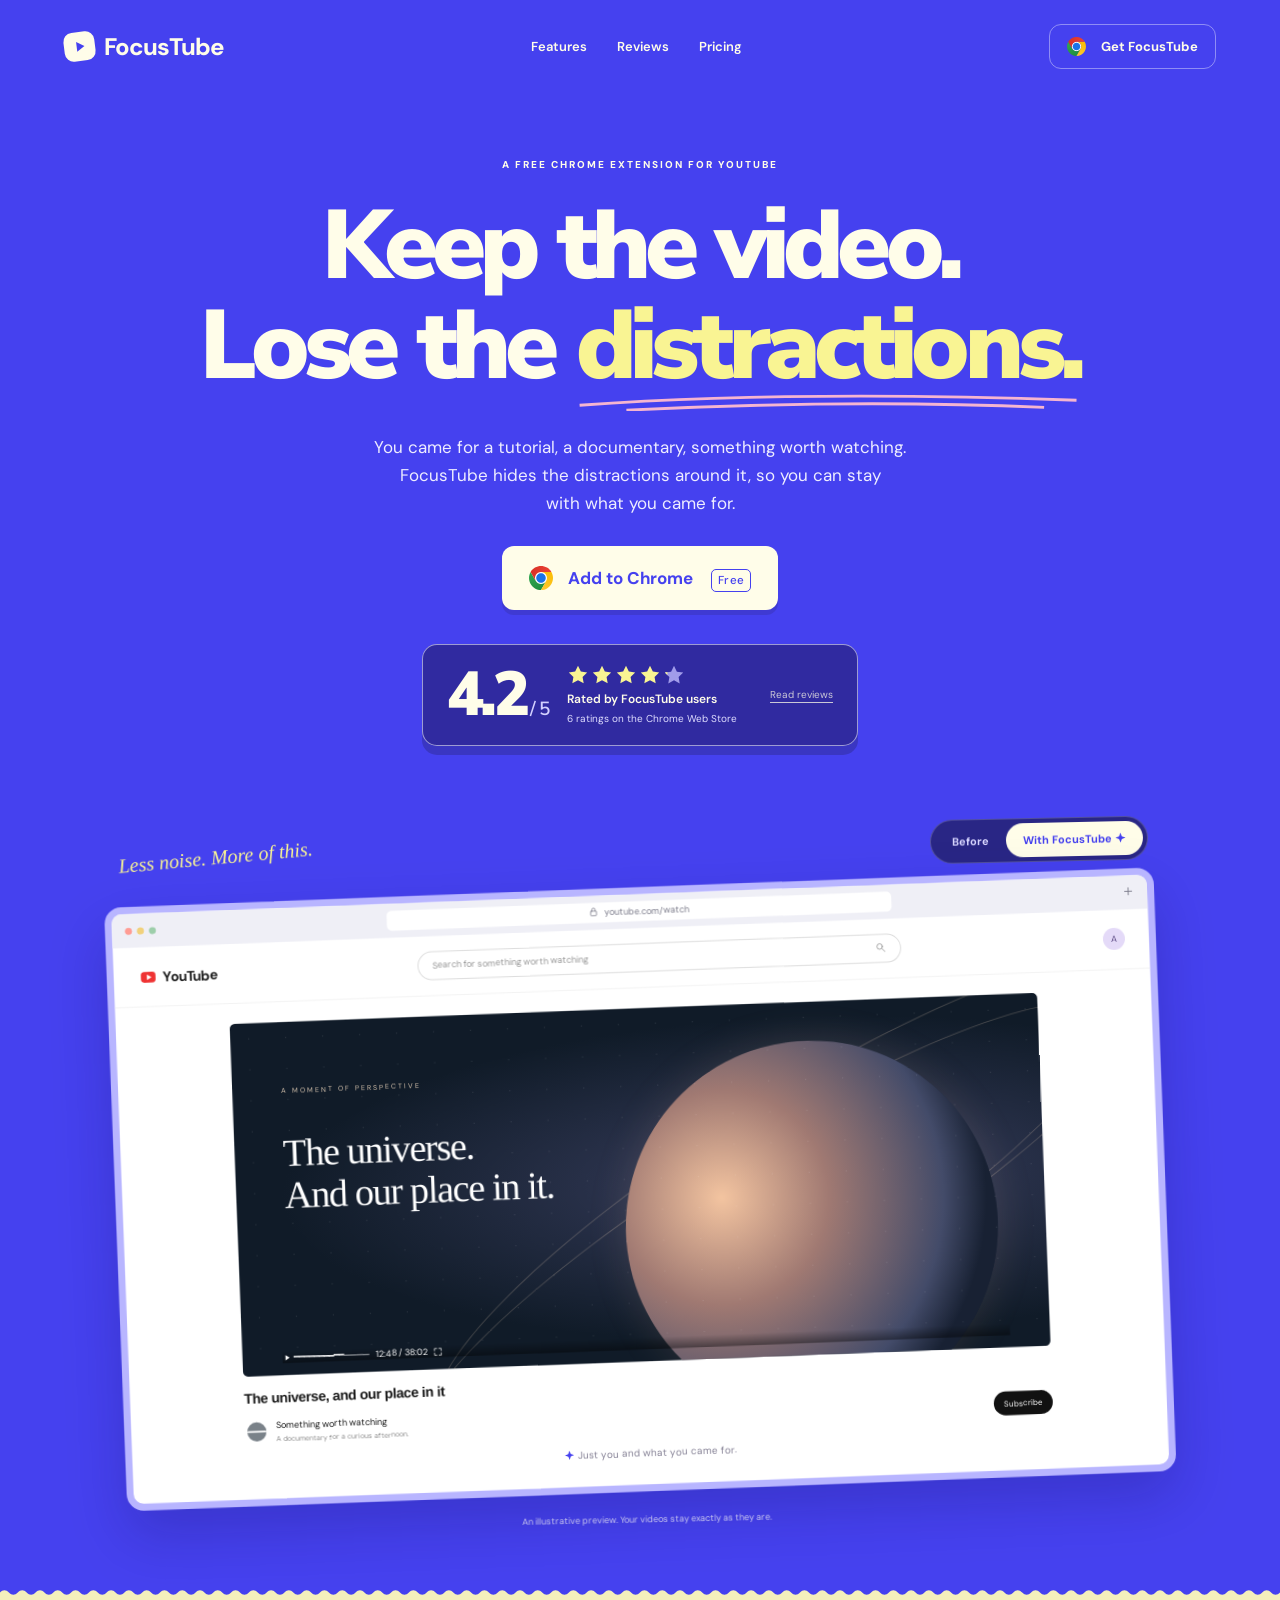
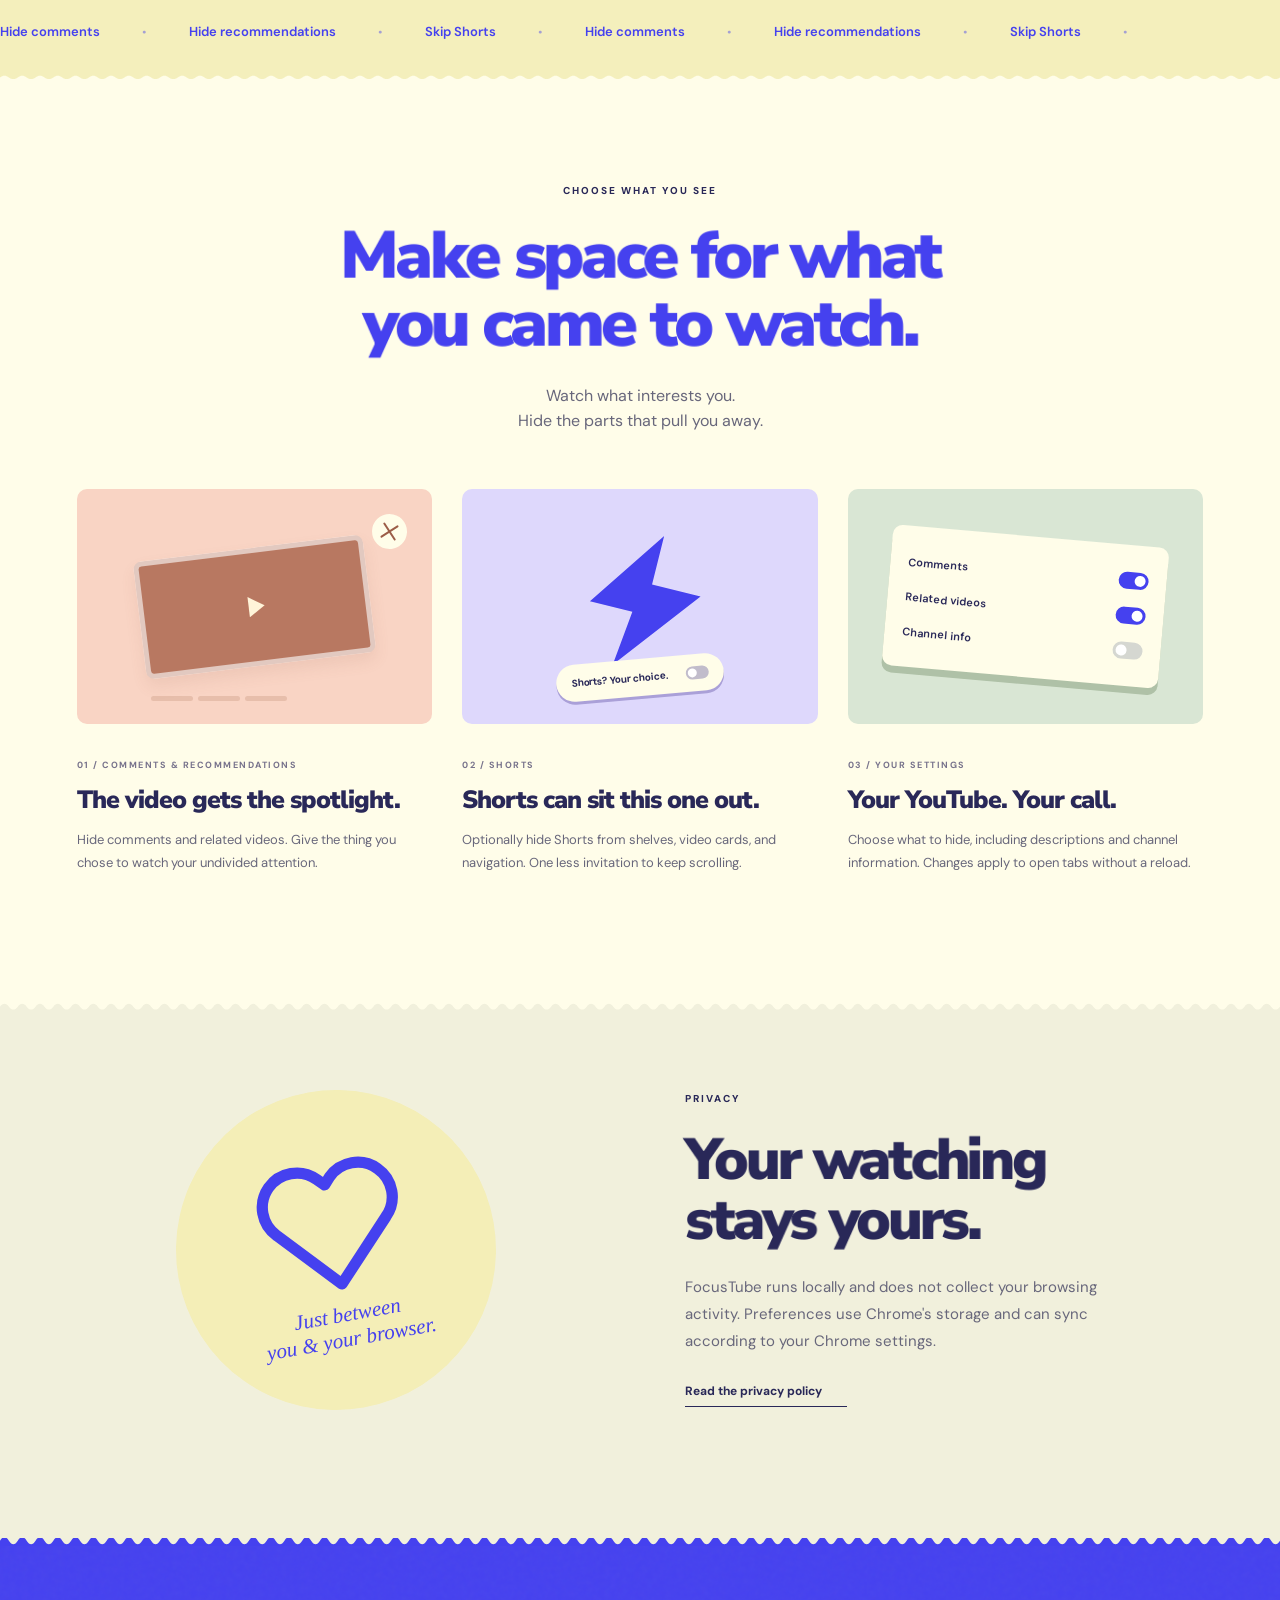
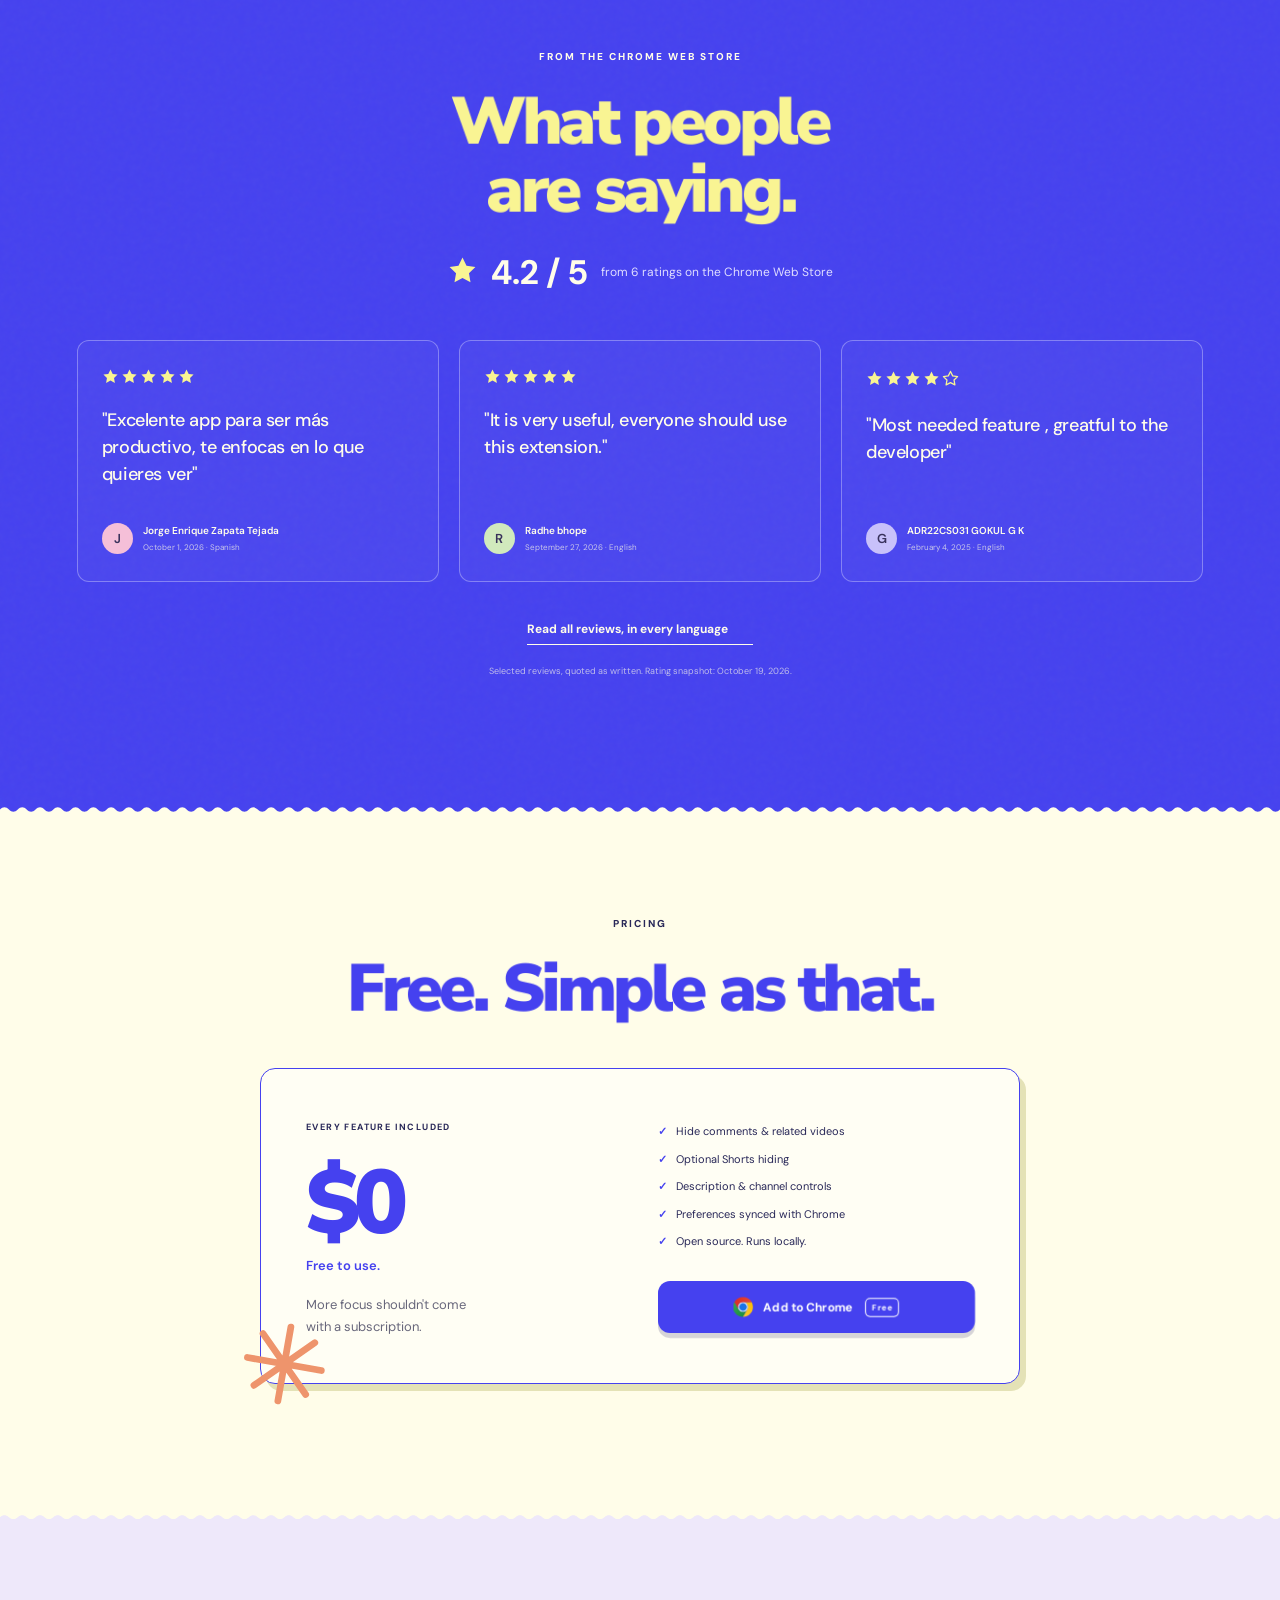
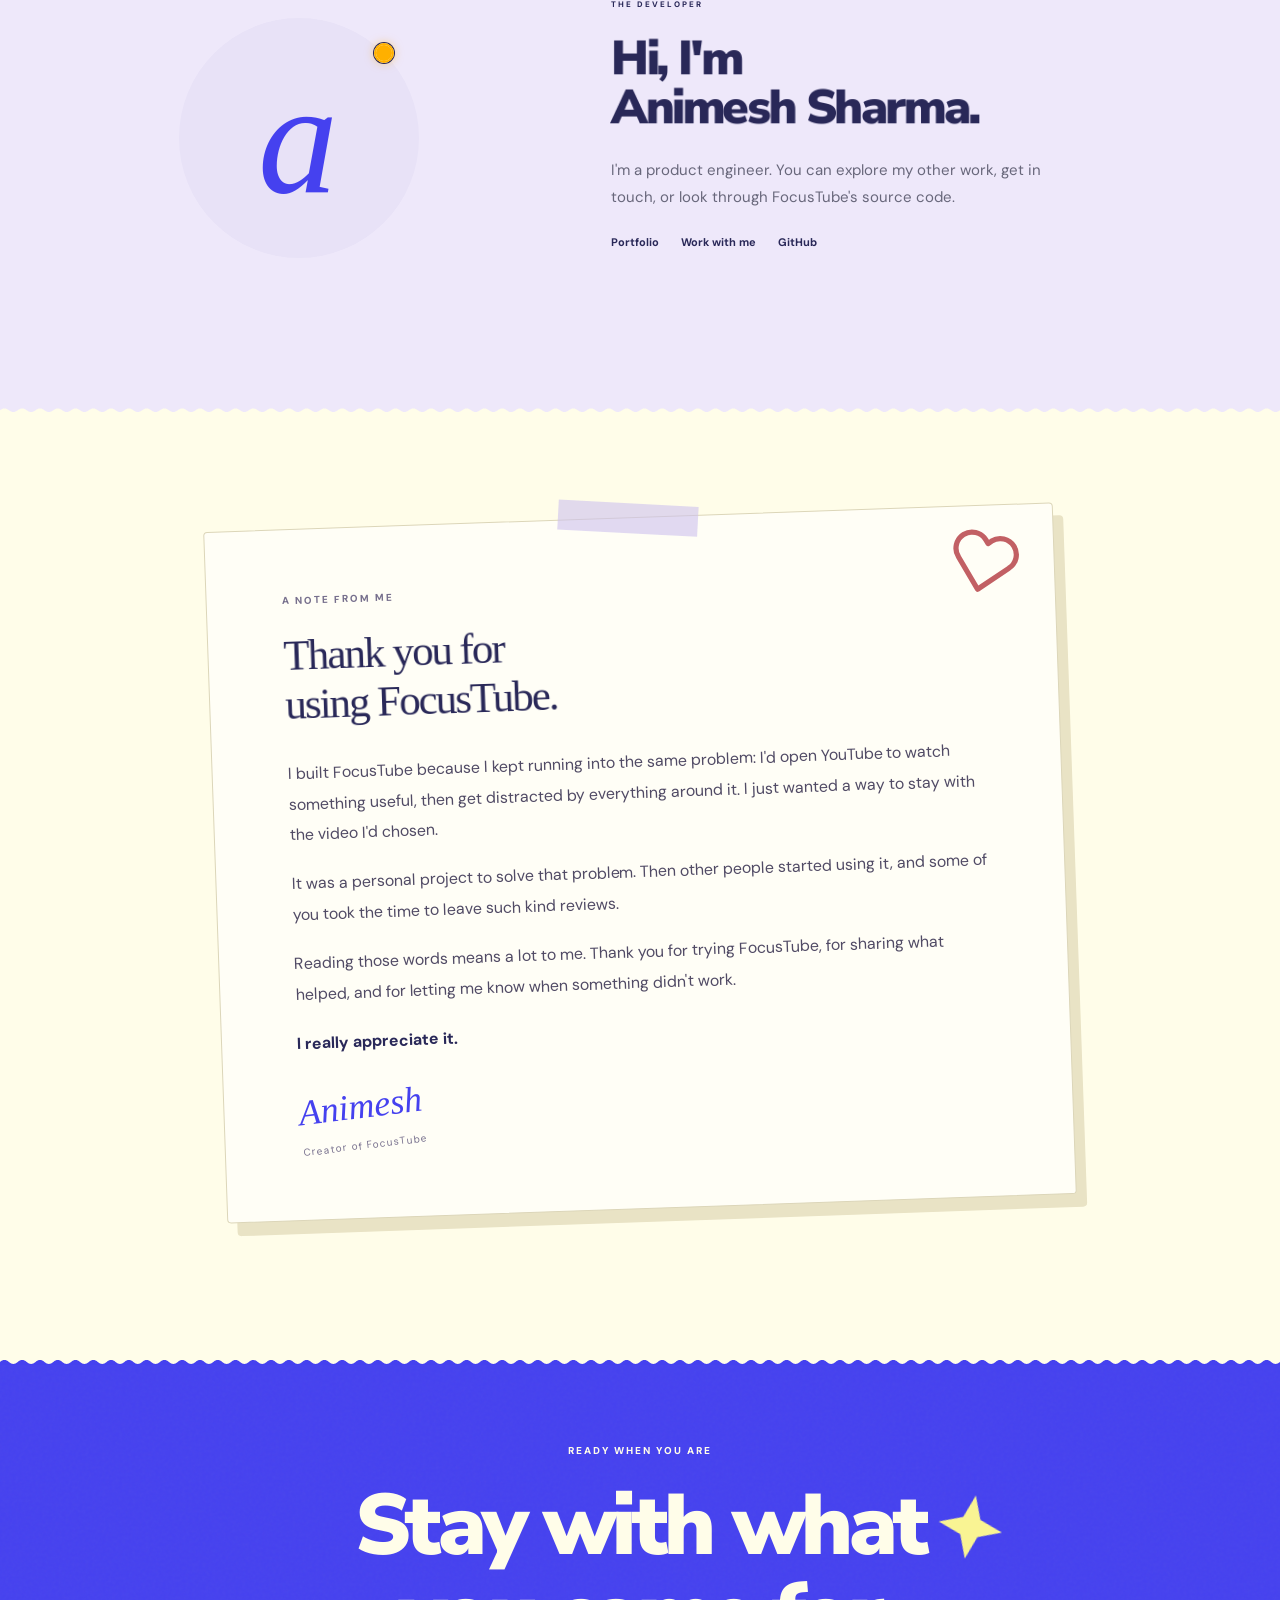
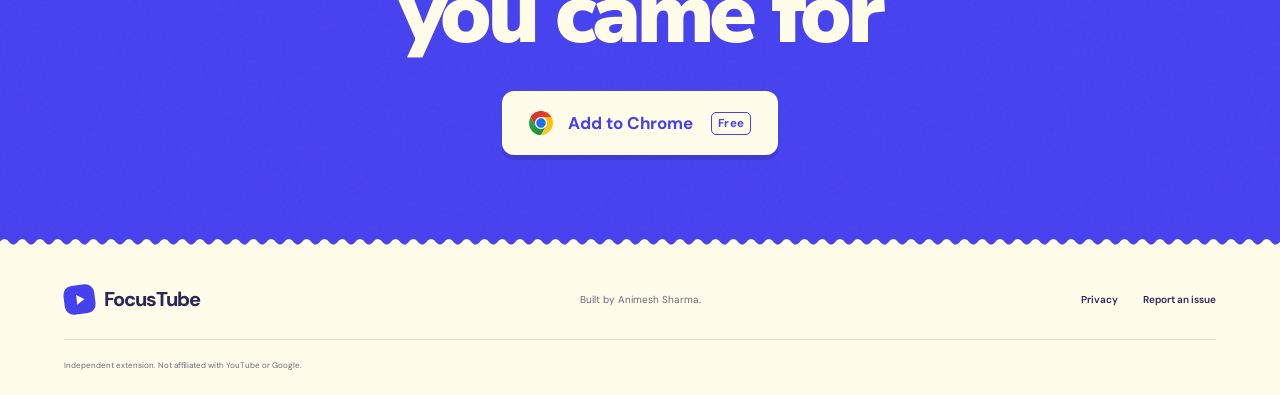
<file: website/index.html>
<!doctype html>

<html lang="en">
  <head>
    <meta charset="utf-8" />
    <meta content="width=device-width,initial-scale=1" name="viewport" />
    <meta content="#4541ef" name="theme-color" />
    <title>FocusTube — Hide YouTube Distractions | Free Chrome Extension</title>
    <meta
      name="description"
      content="Hide YouTube comments, recommendations, and Shorts with FocusTube, a free, open-source Chrome extension. Keep the video. Lose the distractions."
    />
    <meta name="robots" content="index, follow, max-image-preview:large" />
    <meta name="author" content="Animesh Sharma" />
    <link rel="canonical" href="https://focustube-two.vercel.app/" />
    <meta property="og:type" content="website" />
    <meta property="og:site_name" content="FocusTube" />
    <meta property="og:locale" content="en_US" />
    <meta property="og:url" content="https://focustube-two.vercel.app/" />
    <meta
      property="og:title"
      content="FocusTube — Keep the video. Lose the distractions."
    />
    <meta
      property="og:description"
      content="A free Chrome extension to hide YouTube comments, recommendations, and Shorts. Open source. Made for focus."
    />
    <meta
      property="og:image"
      content="https://focustube-two.vercel.app/assets/social-v2.png"
    />
    <meta
      property="og:image:secure_url"
      content="https://focustube-two.vercel.app/assets/social-v2.png"
    />
    <meta property="og:image:type" content="image/png" />
    <meta property="og:image:width" content="1200" />
    <meta property="og:image:height" content="630" />
    <meta
      property="og:image:alt"
      content="FocusTube. Keep the video. Lose the distractions. Free Chrome extension, with a blue and cream design."
    />
    <meta name="twitter:card" content="summary_large_image" />
    <meta
      name="twitter:title"
      content="FocusTube — Keep the video. Lose the distractions."
    />
    <meta
      name="twitter:description"
      content="Hide YouTube comments, recommendations, and Shorts. Free and open source."
    />
    <meta
      name="twitter:image"
      content="https://focustube-two.vercel.app/assets/social-v2.png"
    />
    <meta
      name="twitter:image:alt"
      content="FocusTube. Keep the video. Lose the distractions. Free Chrome extension."
    />
    <link rel="preconnect" href="https://fonts.googleapis.com" />
    <link rel="preconnect" href="https://fonts.gstatic.com" crossorigin />
    <script type="application/ld+json">
      {
        "@context": "https://schema.org",
        "@graph": [
          {
            "@type": "WebSite",
            "@id": "https://focustube-two.vercel.app/#website",
            "url": "https://focustube-two.vercel.app/",
            "name": "FocusTube",
            "inLanguage": "en"
          },
          {
            "@type": "SoftwareApplication",
            "@id": "https://focustube-two.vercel.app/#extension",
            "name": "FocusTube",
            "url": "https://focustube-two.vercel.app/",
            "description": "Hide YouTube comments, recommendations, and Shorts with FocusTube, a free, open-source Chrome extension. Keep the video. Lose the distractions.",
            "applicationCategory": "BrowserApplication",
            "operatingSystem": "Windows, macOS, Linux, ChromeOS",
            "softwareRequirements": "Google Chrome",
            "isAccessibleForFree": true,
            "downloadUrl": "https://chromewebstore.google.com/detail/focus-tube/idohimhijfbbnnbmfefaacabnjkbooeo?hl=en",
            "image": "https://focustube-two.vercel.app/assets/social-v2.png",
            "offers": {
              "@type": "Offer",
              "price": "0",
              "priceCurrency": "USD"
            },
            "author": {
              "@type": "Person",
              "name": "Animesh Sharma",
              "url": "https://animesh.cc"
            },
            "codeRepository": "https://github.com/animesh-algorithm/FocusTube",
            "featureList": [
              "Hide YouTube comments",
              "Hide recommended videos",
              "Hide Shorts",
              "Hide video descriptions and channel information"
            ]
          }
        ]
      }
    </script>
    <link
      href="/assets/icon.png?v=2"
      rel="icon"
      sizes="32x32"
      type="image/png"
    />
    <link href="/assets/focustube-icon.svg" rel="icon" type="image/svg+xml" />
    <link href="/assets/apple-touch-icon.png" rel="apple-touch-icon" />
    <link href="style.css" rel="stylesheet" />
    <script defer="" src="app.js"></script>
  </head>
  <body>
    <a class="skip" href="#main">Skip to content</a>
    <header class="nav">
      <a aria-label="FocusTube home" class="brand" href="#"
        ><span class="brand-icon"
          ><svg
            aria-hidden="true"
            class="ui-icon icon-play"
            fill="none"
            focusable="false"
            stroke="currentColor"
            stroke-linecap="round"
            stroke-linejoin="round"
            stroke-width="1.8"
            viewBox="0 0 24 24"
          >
            <path
              d="m8 5 11 7-11 7Z"
              fill="currentColor"
              stroke="none"
            ></path></svg
        ></span>
        FocusTube</a
      >
      <nav aria-label="Main navigation">
        <a href="#features">Features</a><a href="#reviews">Reviews</a
        ><a href="#pricing">Pricing</a>
      </nav>
      <a
        class="button small install"
        href="https://chromewebstore.google.com/detail/focus-tube/idohimhijfbbnnbmfefaacabnjkbooeo?hl=en"
        ><img
          alt=""
          class="chrome-logo"
          height="24"
          src="assets/chrome.svg"
          width="24"
        />Get FocusTube
      </a>
    </header>
    <main id="main">
      <section class="hero" style="--wave-fill: #f4efbc">
        <div class="hero-copy">
          <p class="eyebrow">A FREE CHROME EXTENSION FOR YOUTUBE</p>
          <h1>
            Keep the video.<br />Lose the
            <span class="underlined"
              >distractions.<svg
                aria-hidden="true"
                preserveaspectratio="none"
                viewBox="0 0 700 25"
              >
                <path d="M5 17 Q300 -4 695 10 M70 24 Q380 8 650 20"></path></svg
            ></span>
          </h1>
          <p class="lede">
            You came for a tutorial, a documentary, something worth watching.<br
              class="desktop"
            />
            FocusTube hides the distractions around it, so you can stay<br
              class="desktop"
            />
            with what you came for.
          </p>
          <a
            class="button cream install"
            href="https://chromewebstore.google.com/detail/focus-tube/idohimhijfbbnnbmfefaacabnjkbooeo?hl=en"
            ><img
              alt=""
              class="chrome-logo"
              height="24"
              src="assets/chrome.svg"
              width="24"
            />Add to Chrome
            <span class="button-note"
              ><span class="free-label">Free</span></span
            ></a
          ><a
            aria-label="Rated 4.2 out of 5 from 6 Chrome Web Store ratings. Read reviews."
            class="rating"
            href="https://chromewebstore.google.com/detail/focus-tube/idohimhijfbbnnbmfefaacabnjkbooeo/reviews"
            ><strong class="rating-number">4.2<span>/ 5</span></strong
            ><span class="rating-details"
              ><span aria-hidden="true" class="stars"
                ><svg
                  aria-hidden="true"
                  class="ui-icon icon-star"
                  fill="none"
                  focusable="false"
                  stroke="currentColor"
                  stroke-linecap="round"
                  stroke-linejoin="round"
                  stroke-width="1.8"
                  viewBox="0 0 24 24"
                >
                  <path
                    d="m12 2 3.1 6.3 6.9 1-5 4.9 1.2 6.8-6.2-3.2-6.2 3.2L7 14.2 2 9.3l6.9-1Z"
                    fill="currentColor"
                    stroke="none"
                  ></path></svg
                ><svg
                  aria-hidden="true"
                  class="ui-icon icon-star"
                  fill="none"
                  focusable="false"
                  stroke="currentColor"
                  stroke-linecap="round"
                  stroke-linejoin="round"
                  stroke-width="1.8"
                  viewBox="0 0 24 24"
                >
                  <path
                    d="m12 2 3.1 6.3 6.9 1-5 4.9 1.2 6.8-6.2-3.2-6.2 3.2L7 14.2 2 9.3l6.9-1Z"
                    fill="currentColor"
                    stroke="none"
                  ></path></svg
                ><svg
                  aria-hidden="true"
                  class="ui-icon icon-star"
                  fill="none"
                  focusable="false"
                  stroke="currentColor"
                  stroke-linecap="round"
                  stroke-linejoin="round"
                  stroke-width="1.8"
                  viewBox="0 0 24 24"
                >
                  <path
                    d="m12 2 3.1 6.3 6.9 1-5 4.9 1.2 6.8-6.2-3.2-6.2 3.2L7 14.2 2 9.3l6.9-1Z"
                    fill="currentColor"
                    stroke="none"
                  ></path></svg
                ><svg
                  aria-hidden="true"
                  class="ui-icon icon-star"
                  fill="none"
                  focusable="false"
                  stroke="currentColor"
                  stroke-linecap="round"
                  stroke-linejoin="round"
                  stroke-width="1.8"
                  viewBox="0 0 24 24"
                >
                  <path
                    d="m12 2 3.1 6.3 6.9 1-5 4.9 1.2 6.8-6.2-3.2-6.2 3.2L7 14.2 2 9.3l6.9-1Z"
                    fill="currentColor"
                    stroke="none"
                  ></path></svg
                ><span class="partial-star"
                  ><svg
                    aria-hidden="true"
                    class="ui-icon icon-star"
                    fill="none"
                    focusable="false"
                    stroke="currentColor"
                    stroke-linecap="round"
                    stroke-linejoin="round"
                    stroke-width="1.8"
                    viewBox="0 0 24 24"
                  >
                    <path
                      d="m12 2 3.1 6.3 6.9 1-5 4.9 1.2 6.8-6.2-3.2-6.2 3.2L7 14.2 2 9.3l6.9-1Z"
                      fill="currentColor"
                      stroke="none"
                    ></path></svg></span></span
              ><b>Rated by FocusTube users</b
              ><span>6 ratings on the Chrome Web Store</span></span
            ><span class="rating-action">Read reviews</span></a
          >
        </div>
        <div class="demo-wrap" id="demo">
          <div class="demo-heading">
            <span class="handwritten">Less noise. More of this.</span>
            <div
              aria-label="Illustrative demo view"
              class="segmented"
              role="group"
            >
              <button aria-pressed="false" data-mode="before">Before</button
              ><button aria-pressed="true" data-mode="focused">
                With FocusTube
                <span aria-hidden="true"
                  ><svg
                    aria-hidden="true"
                    class="ui-icon icon-spark"
                    fill="none"
                    focusable="false"
                    stroke="currentColor"
                    stroke-linecap="round"
                    stroke-linejoin="round"
                    stroke-width="1.8"
                    viewBox="0 0 24 24"
                  >
                    <path
                      d="M12 1 15 9 23 12 15 15 12 23 9 15 1 12 9 9Z"
                      fill="currentColor"
                      stroke="none"
                    ></path></svg
                ></span>
              </button>
            </div>
          </div>
          <div class="browser focused" id="browser">
            <div class="browser-chrome">
              <span class="traffic"><i></i><i></i><i></i></span
              ><span class="address"
                ><svg
                  aria-hidden="true"
                  class="ui-icon icon-lock"
                  fill="none"
                  focusable="false"
                  stroke="currentColor"
                  stroke-linecap="round"
                  stroke-linejoin="round"
                  stroke-width="1.8"
                  viewBox="0 0 24 24"
                >
                  <rect height="11" rx="2" width="14" x="5" y="10"></rect>
                  <path d="M8 10V7a4 4 0 0 1 8 0v3"></path>
                </svg>
                  youtube.com/watch</span
              ><span
                ><svg
                  aria-hidden="true"
                  class="ui-icon icon-plus"
                  fill="none"
                  focusable="false"
                  stroke="currentColor"
                  stroke-linecap="round"
                  stroke-linejoin="round"
                  stroke-width="1.8"
                  viewBox="0 0 24 24"
                >
                  <path d="M12 5v14M5 12h14"></path></svg
              ></span>
            </div>
            <div class="youtube-bar">
              <span class="youtube-logo"
                ><svg
                  aria-hidden="true"
                  class="ui-icon icon-youtube"
                  fill="none"
                  focusable="false"
                  stroke="currentColor"
                  stroke-linecap="round"
                  stroke-linejoin="round"
                  stroke-width="1.8"
                  viewBox="0 0 24 24"
                >
                  <rect
                    fill="currentColor"
                    height="16"
                    rx="5"
                    stroke="none"
                    width="22"
                    x="1"
                    y="4"
                  ></rect>
                  <path d="m10 8 7 4-7 4Z" fill="#fff" stroke="none"></path>
                </svg>
                <b>YouTube</b></span
              ><span class="search"
                >Search for something worth watching
                <span
                  ><svg
                    aria-hidden="true"
                    class="ui-icon icon-search"
                    fill="none"
                    focusable="false"
                    stroke="currentColor"
                    stroke-linecap="round"
                    stroke-linejoin="round"
                    stroke-width="1.8"
                    viewBox="0 0 24 24"
                  >
                    <circle cx="10" cy="10" r="6"></circle>
                    <path d="m15 15 6 6"></path></svg></span></span
              ><span class="user-avatar">A</span>
            </div>
            <div class="youtube-content">
              <div class="watch">
                <div class="video-art">
                  <div class="orbit orbit-one"></div>
                  <div class="orbit orbit-two"></div>
                  <div class="planet"></div>
                  <span class="video-kicker">A MOMENT OF PERSPECTIVE</span>
                  <div class="video-title">
                    The universe.<br />And our place in it.
                  </div>
                  <span class="video-duration"
                    ><svg
                      aria-hidden="true"
                      class="ui-icon icon-play"
                      fill="none"
                      focusable="false"
                      stroke="currentColor"
                      stroke-linecap="round"
                      stroke-linejoin="round"
                      stroke-width="1.8"
                      viewBox="0 0 24 24"
                    >
                      <path
                        d="m8 5 11 7-11 7Z"
                        fill="currentColor"
                        stroke="none"
                      ></path>
                    </svg>
                    ━━━━━━━━━━────   12:48 / 38:02  
                    <svg
                      aria-hidden="true"
                      class="ui-icon icon-fullscreen"
                      fill="none"
                      focusable="false"
                      stroke="currentColor"
                      stroke-linecap="round"
                      stroke-linejoin="round"
                      stroke-width="1.8"
                      viewBox="0 0 24 24"
                    >
                      <path
                        d="M9 3H3v6M15 3h6v6M21 15v6h-6M3 15v6h6"
                      ></path></svg
                  ></span>
                </div>
                <h3>The universe, and our place in it</h3>
                <div class="channel">
                  <span class="channel-avatar"
                    ><svg
                      aria-hidden="true"
                      class="ui-icon icon-channel"
                      fill="none"
                      focusable="false"
                      stroke="currentColor"
                      stroke-linecap="round"
                      stroke-linejoin="round"
                      stroke-width="1.8"
                      viewBox="0 0 24 24"
                    >
                      <circle
                        cx="12"
                        cy="12"
                        fill="currentColor"
                        r="10"
                        stroke="none"
                      ></circle>
                      <path d="M3 12h18" stroke="#fff"></path></svg></span
                  ><span
                    >Something worth watching<br /><small
                      >A documentary for a curious afternoon.</small
                    ></span
                  ><span class="subscribe">Subscribe</span>
                </div>
                <div class="comments distraction">
                  <strong>Comments</strong>
                  <p>
                    <span class="comment-avatar">J</span> Wait, how did I end up
                    in the comments again?
                  </p>
                  <p>
                    <span class="comment-avatar">K</span> Just one more scroll…
                  </p>
                </div>
              </div>
              <aside class="recommendations distraction">
                <b>Up next</b>
                <div>
                  <span class="thumb coral">ONE MORE<br />VIDEO?</span>
                  <p>You might also like…<small>And then another one</small></p>
                </div>
                <div>
                  <span class="thumb mint">JUST<br />5 MINUTES</span>
                  <p>
                    Something completely unrelated<small
                      >Down the rabbit hole</small
                    >
                  </p>
                </div>
                <div>
                  <span class="thumb yellow">WAIT,<br />WHAT?</span>
                  <p>Hard to look away<small>Recommended for you</small></p>
                </div>
              </aside>
              <div class="focus-caption">
                <span
                  ><svg
                    aria-hidden="true"
                    class="ui-icon icon-spark"
                    fill="none"
                    focusable="false"
                    stroke="currentColor"
                    stroke-linecap="round"
                    stroke-linejoin="round"
                    stroke-width="1.8"
                    viewBox="0 0 24 24"
                  >
                    <path
                      d="M12 1 15 9 23 12 15 15 12 23 9 15 1 12 9 9Z"
                      fill="currentColor"
                      stroke="none"
                    ></path></svg
                ></span>
                Just you and what you came for.
              </div>
            </div>
          </div>
          <p class="demo-disclaimer">
            An illustrative preview. Your videos stay exactly as they are.
          </p>
        </div>
        <div aria-hidden="true" class="section-wave">
          <svg preserveaspectratio="none" viewBox="0 0 1440 54">
            <path
              d="M0 27 C3.333 3 6.667 3 10 27 C13.333 51 16.667 51 20 27 C23.333 3 26.667 3 30 27 C33.333 51 36.667 51 40 27 C43.333 3 46.667 3 50 27 C53.333 51 56.667 51 60 27 C63.333 3 66.667 3 70 27 C73.333 51 76.667 51 80 27 C83.333 3 86.667 3 90 27 C93.333 51 96.667 51 100 27 C103.333 3 106.667 3 110 27 C113.333 51 116.667 51 120 27 C123.333 3 126.667 3 130 27 C133.333 51 136.667 51 140 27 C143.333 3 146.667 3 150 27 C153.333 51 156.667 51 160 27 C163.333 3 166.667 3 170 27 C173.333 51 176.667 51 180 27 C183.333 3 186.667 3 190 27 C193.333 51 196.667 51 200 27 C203.333 3 206.667 3 210 27 C213.333 51 216.667 51 220 27 C223.333 3 226.667 3 230 27 C233.333 51 236.667 51 240 27 C243.333 3 246.667 3 250 27 C253.333 51 256.667 51 260 27 C263.333 3 266.667 3 270 27 C273.333 51 276.667 51 280 27 C283.333 3 286.667 3 290 27 C293.333 51 296.667 51 300 27 C303.333 3 306.667 3 310 27 C313.333 51 316.667 51 320 27 C323.333 3 326.667 3 330 27 C333.333 51 336.667 51 340 27 C343.333 3 346.667 3 350 27 C353.333 51 356.667 51 360 27 C363.333 3 366.667 3 370 27 C373.333 51 376.667 51 380 27 C383.333 3 386.667 3 390 27 C393.333 51 396.667 51 400 27 C403.333 3 406.667 3 410 27 C413.333 51 416.667 51 420 27 C423.333 3 426.667 3 430 27 C433.333 51 436.667 51 440 27 C443.333 3 446.667 3 450 27 C453.333 51 456.667 51 460 27 C463.333 3 466.667 3 470 27 C473.333 51 476.667 51 480 27 C483.333 3 486.667 3 490 27 C493.333 51 496.667 51 500 27 C503.333 3 506.667 3 510 27 C513.333 51 516.667 51 520 27 C523.333 3 526.667 3 530 27 C533.333 51 536.667 51 540 27 C543.333 3 546.667 3 550 27 C553.333 51 556.667 51 560 27 C563.333 3 566.667 3 570 27 C573.333 51 576.667 51 580 27 C583.333 3 586.667 3 590 27 C593.333 51 596.667 51 600 27 C603.333 3 606.667 3 610 27 C613.333 51 616.667 51 620 27 C623.333 3 626.667 3 630 27 C633.333 51 636.667 51 640 27 C643.333 3 646.667 3 650 27 C653.333 51 656.667 51 660 27 C663.333 3 666.667 3 670 27 C673.333 51 676.667 51 680 27 C683.333 3 686.667 3 690 27 C693.333 51 696.667 51 700 27 C703.333 3 706.667 3 710 27 C713.333 51 716.667 51 720 27 C723.333 3 726.667 3 730 27 C733.333 51 736.667 51 740 27 C743.333 3 746.667 3 750 27 C753.333 51 756.667 51 760 27 C763.333 3 766.667 3 770 27 C773.333 51 776.667 51 780 27 C783.333 3 786.667 3 790 27 C793.333 51 796.667 51 800 27 C803.333 3 806.667 3 810 27 C813.333 51 816.667 51 820 27 C823.333 3 826.667 3 830 27 C833.333 51 836.667 51 840 27 C843.333 3 846.667 3 850 27 C853.333 51 856.667 51 860 27 C863.333 3 866.667 3 870 27 C873.333 51 876.667 51 880 27 C883.333 3 886.667 3 890 27 C893.333 51 896.667 51 900 27 C903.333 3 906.667 3 910 27 C913.333 51 916.667 51 920 27 C923.333 3 926.667 3 930 27 C933.333 51 936.667 51 940 27 C943.333 3 946.667 3 950 27 C953.333 51 956.667 51 960 27 C963.333 3 966.667 3 970 27 C973.333 51 976.667 51 980 27 C983.333 3 986.667 3 990 27 C993.333 51 996.667 51 1000 27 C1003.33 3 1006.67 3 1010 27 C1013.33 51 1016.67 51 1020 27 C1023.33 3 1026.67 3 1030 27 C1033.33 51 1036.67 51 1040 27 C1043.33 3 1046.67 3 1050 27 C1053.33 51 1056.67 51 1060 27 C1063.33 3 1066.67 3 1070 27 C1073.33 51 1076.67 51 1080 27 C1083.33 3 1086.67 3 1090 27 C1093.33 51 1096.67 51 1100 27 C1103.33 3 1106.67 3 1110 27 C1113.33 51 1116.67 51 1120 27 C1123.33 3 1126.67 3 1130 27 C1133.33 51 1136.67 51 1140 27 C1143.33 3 1146.67 3 1150 27 C1153.33 51 1156.67 51 1160 27 C1163.33 3 1166.67 3 1170 27 C1173.33 51 1176.67 51 1180 27 C1183.33 3 1186.67 3 1190 27 C1193.33 51 1196.67 51 1200 27 C1203.33 3 1206.67 3 1210 27 C1213.33 51 1216.67 51 1220 27 C1223.33 3 1226.67 3 1230 27 C1233.33 51 1236.67 51 1240 27 C1243.33 3 1246.67 3 1250 27 C1253.33 51 1256.67 51 1260 27 C1263.33 3 1266.67 3 1270 27 C1273.33 51 1276.67 51 1280 27 C1283.33 3 1286.67 3 1290 27 C1293.33 51 1296.67 51 1300 27 C1303.33 3 1306.67 3 1310 27 C1313.33 51 1316.67 51 1320 27 C1323.33 3 1326.67 3 1330 27 C1333.33 51 1336.67 51 1340 27 C1343.33 3 1346.67 3 1350 27 C1353.33 51 1356.67 51 1360 27 C1363.33 3 1366.67 3 1370 27 C1373.33 51 1376.67 51 1380 27 C1383.33 3 1386.67 3 1390 27 C1393.33 51 1396.67 51 1400 27 C1403.33 3 1406.67 3 1410 27 C1413.33 51 1416.67 51 1420 27 C1423.33 3 1426.67 3 1430 27 C1433.33 51 1436.67 51 1440 27 V54 H0 Z"
            ></path>
          </svg>
        </div>
      </section>
      <div
        aria-label="Hide comments, hide recommendations, and optionally skip Shorts."
        class="ticker"
      >
        <div aria-hidden="true" class="ticker-track">
          <div class="ticker-group">
            <span class="ticker-item">Hide comments</span
            ><span class="ticker-dot">·</span
            ><span class="ticker-item">Hide recommendations</span
            ><span class="ticker-dot">·</span
            ><span class="ticker-item">Skip Shorts</span
            ><span class="ticker-dot">·</span>
          </div>
          <div class="ticker-group">
            <span class="ticker-item">Hide comments</span
            ><span class="ticker-dot">·</span
            ><span class="ticker-item">Hide recommendations</span
            ><span class="ticker-dot">·</span
            ><span class="ticker-item">Skip Shorts</span
            ><span class="ticker-dot">·</span>
          </div>
        </div>
        <div aria-hidden="true" class="section-wave">
          <svg preserveaspectratio="none" viewBox="0 0 1440 54">
            <path
              d="M0 27 C3.333 3 6.667 3 10 27 C13.333 51 16.667 51 20 27 C23.333 3 26.667 3 30 27 C33.333 51 36.667 51 40 27 C43.333 3 46.667 3 50 27 C53.333 51 56.667 51 60 27 C63.333 3 66.667 3 70 27 C73.333 51 76.667 51 80 27 C83.333 3 86.667 3 90 27 C93.333 51 96.667 51 100 27 C103.333 3 106.667 3 110 27 C113.333 51 116.667 51 120 27 C123.333 3 126.667 3 130 27 C133.333 51 136.667 51 140 27 C143.333 3 146.667 3 150 27 C153.333 51 156.667 51 160 27 C163.333 3 166.667 3 170 27 C173.333 51 176.667 51 180 27 C183.333 3 186.667 3 190 27 C193.333 51 196.667 51 200 27 C203.333 3 206.667 3 210 27 C213.333 51 216.667 51 220 27 C223.333 3 226.667 3 230 27 C233.333 51 236.667 51 240 27 C243.333 3 246.667 3 250 27 C253.333 51 256.667 51 260 27 C263.333 3 266.667 3 270 27 C273.333 51 276.667 51 280 27 C283.333 3 286.667 3 290 27 C293.333 51 296.667 51 300 27 C303.333 3 306.667 3 310 27 C313.333 51 316.667 51 320 27 C323.333 3 326.667 3 330 27 C333.333 51 336.667 51 340 27 C343.333 3 346.667 3 350 27 C353.333 51 356.667 51 360 27 C363.333 3 366.667 3 370 27 C373.333 51 376.667 51 380 27 C383.333 3 386.667 3 390 27 C393.333 51 396.667 51 400 27 C403.333 3 406.667 3 410 27 C413.333 51 416.667 51 420 27 C423.333 3 426.667 3 430 27 C433.333 51 436.667 51 440 27 C443.333 3 446.667 3 450 27 C453.333 51 456.667 51 460 27 C463.333 3 466.667 3 470 27 C473.333 51 476.667 51 480 27 C483.333 3 486.667 3 490 27 C493.333 51 496.667 51 500 27 C503.333 3 506.667 3 510 27 C513.333 51 516.667 51 520 27 C523.333 3 526.667 3 530 27 C533.333 51 536.667 51 540 27 C543.333 3 546.667 3 550 27 C553.333 51 556.667 51 560 27 C563.333 3 566.667 3 570 27 C573.333 51 576.667 51 580 27 C583.333 3 586.667 3 590 27 C593.333 51 596.667 51 600 27 C603.333 3 606.667 3 610 27 C613.333 51 616.667 51 620 27 C623.333 3 626.667 3 630 27 C633.333 51 636.667 51 640 27 C643.333 3 646.667 3 650 27 C653.333 51 656.667 51 660 27 C663.333 3 666.667 3 670 27 C673.333 51 676.667 51 680 27 C683.333 3 686.667 3 690 27 C693.333 51 696.667 51 700 27 C703.333 3 706.667 3 710 27 C713.333 51 716.667 51 720 27 C723.333 3 726.667 3 730 27 C733.333 51 736.667 51 740 27 C743.333 3 746.667 3 750 27 C753.333 51 756.667 51 760 27 C763.333 3 766.667 3 770 27 C773.333 51 776.667 51 780 27 C783.333 3 786.667 3 790 27 C793.333 51 796.667 51 800 27 C803.333 3 806.667 3 810 27 C813.333 51 816.667 51 820 27 C823.333 3 826.667 3 830 27 C833.333 51 836.667 51 840 27 C843.333 3 846.667 3 850 27 C853.333 51 856.667 51 860 27 C863.333 3 866.667 3 870 27 C873.333 51 876.667 51 880 27 C883.333 3 886.667 3 890 27 C893.333 51 896.667 51 900 27 C903.333 3 906.667 3 910 27 C913.333 51 916.667 51 920 27 C923.333 3 926.667 3 930 27 C933.333 51 936.667 51 940 27 C943.333 3 946.667 3 950 27 C953.333 51 956.667 51 960 27 C963.333 3 966.667 3 970 27 C973.333 51 976.667 51 980 27 C983.333 3 986.667 3 990 27 C993.333 51 996.667 51 1000 27 C1003.33 3 1006.67 3 1010 27 C1013.33 51 1016.67 51 1020 27 C1023.33 3 1026.67 3 1030 27 C1033.33 51 1036.67 51 1040 27 C1043.33 3 1046.67 3 1050 27 C1053.33 51 1056.67 51 1060 27 C1063.33 3 1066.67 3 1070 27 C1073.33 51 1076.67 51 1080 27 C1083.33 3 1086.67 3 1090 27 C1093.33 51 1096.67 51 1100 27 C1103.33 3 1106.67 3 1110 27 C1113.33 51 1116.67 51 1120 27 C1123.33 3 1126.67 3 1130 27 C1133.33 51 1136.67 51 1140 27 C1143.33 3 1146.67 3 1150 27 C1153.33 51 1156.67 51 1160 27 C1163.33 3 1166.67 3 1170 27 C1173.33 51 1176.67 51 1180 27 C1183.33 3 1186.67 3 1190 27 C1193.33 51 1196.67 51 1200 27 C1203.33 3 1206.67 3 1210 27 C1213.33 51 1216.67 51 1220 27 C1223.33 3 1226.67 3 1230 27 C1233.33 51 1236.67 51 1240 27 C1243.33 3 1246.67 3 1250 27 C1253.33 51 1256.67 51 1260 27 C1263.33 3 1266.67 3 1270 27 C1273.33 51 1276.67 51 1280 27 C1283.33 3 1286.67 3 1290 27 C1293.33 51 1296.67 51 1300 27 C1303.33 3 1306.67 3 1310 27 C1313.33 51 1316.67 51 1320 27 C1323.33 3 1326.67 3 1330 27 C1333.33 51 1336.67 51 1340 27 C1343.33 3 1346.67 3 1350 27 C1353.33 51 1356.67 51 1360 27 C1363.33 3 1366.67 3 1370 27 C1373.33 51 1376.67 51 1380 27 C1383.33 3 1386.67 3 1390 27 C1393.33 51 1396.67 51 1400 27 C1403.33 3 1406.67 3 1410 27 C1413.33 51 1416.67 51 1420 27 C1423.33 3 1426.67 3 1430 27 C1433.33 51 1436.67 51 1440 27 V54 H0 Z"
            ></path>
          </svg>
        </div>
      </div>
      <section
        class="features section"
        id="features"
        style="--wave-fill: #f1f0dc"
      >
        <p class="eyebrow">CHOOSE WHAT YOU SEE</p>
        <h2>Make space for what<br />you came to watch.</h2>
        <p class="section-intro">
          Watch what interests you.<br />Hide the parts that pull you away.
        </p>
        <div class="feature-grid">
          <article class="feature">
            <div class="feature-visual peach">
              <div class="mini-video">
                <svg
                  aria-hidden="true"
                  class="ui-icon icon-play"
                  fill="none"
                  focusable="false"
                  stroke="currentColor"
                  stroke-linecap="round"
                  stroke-linejoin="round"
                  stroke-width="1.8"
                  viewBox="0 0 24 24"
                >
                  <path
                    d="m8 5 11 7-11 7Z"
                    fill="currentColor"
                    stroke="none"
                  ></path>
                </svg>
              </div>
              <div class="vanishing-lines"><i></i><i></i><i></i></div>
              <span class="cross-mark"
                ><svg
                  aria-hidden="true"
                  class="ui-icon icon-close"
                  fill="none"
                  focusable="false"
                  stroke="currentColor"
                  stroke-linecap="round"
                  stroke-linejoin="round"
                  stroke-width="1.8"
                  viewBox="0 0 24 24"
                >
                  <path d="m6 6 12 12M6 18 18 6"></path></svg
              ></span>
            </div>
            <span class="feature-number"
              >01 / COMMENTS &amp; RECOMMENDATIONS</span
            >
            <h3>The video gets the spotlight.</h3>
            <p>
              Hide comments and related videos. Give the thing you chose to
              watch your undivided attention.
            </p>
          </article>
          <article class="feature">
            <div class="feature-visual lavender">
              <span class="shorts-symbol"
                ><svg
                  aria-hidden="true"
                  class="ui-icon icon-bolt"
                  fill="none"
                  focusable="false"
                  stroke="currentColor"
                  stroke-linecap="round"
                  stroke-linejoin="round"
                  stroke-width="1.8"
                  viewBox="0 0 24 24"
                >
                  <path
                    d="m13 1-9 13h7l-1 9L21 9h-8Z"
                    fill="currentColor"
                    stroke="none"
                  ></path></svg></span
              ><span class="off-tag">Shorts? Your choice. <i></i></span>
            </div>
            <span class="feature-number">02 / SHORTS</span>
            <h3>Shorts can sit this one out.</h3>
            <p>
              Optionally hide Shorts from shelves, video cards, and navigation.
              One less invitation to keep scrolling.
            </p>
          </article>
          <article class="feature">
            <div class="feature-visual sage">
              <div class="settings-mini">
                <span>Comments <i class="toggle on"></i></span
                ><span>Related videos <i class="toggle on"></i></span
                ><span>Channel info <i class="toggle"></i></span>
              </div>
            </div>
            <span class="feature-number">03 / YOUR SETTINGS</span>
            <h3>Your YouTube. Your call.</h3>
            <p>
              Choose what to hide, including descriptions and channel
              information. Changes apply to open tabs without a reload.
            </p>
          </article>
        </div>
        <div aria-hidden="true" class="section-wave">
          <svg preserveaspectratio="none" viewBox="0 0 1440 54">
            <path
              d="M0 27 C3.333 3 6.667 3 10 27 C13.333 51 16.667 51 20 27 C23.333 3 26.667 3 30 27 C33.333 51 36.667 51 40 27 C43.333 3 46.667 3 50 27 C53.333 51 56.667 51 60 27 C63.333 3 66.667 3 70 27 C73.333 51 76.667 51 80 27 C83.333 3 86.667 3 90 27 C93.333 51 96.667 51 100 27 C103.333 3 106.667 3 110 27 C113.333 51 116.667 51 120 27 C123.333 3 126.667 3 130 27 C133.333 51 136.667 51 140 27 C143.333 3 146.667 3 150 27 C153.333 51 156.667 51 160 27 C163.333 3 166.667 3 170 27 C173.333 51 176.667 51 180 27 C183.333 3 186.667 3 190 27 C193.333 51 196.667 51 200 27 C203.333 3 206.667 3 210 27 C213.333 51 216.667 51 220 27 C223.333 3 226.667 3 230 27 C233.333 51 236.667 51 240 27 C243.333 3 246.667 3 250 27 C253.333 51 256.667 51 260 27 C263.333 3 266.667 3 270 27 C273.333 51 276.667 51 280 27 C283.333 3 286.667 3 290 27 C293.333 51 296.667 51 300 27 C303.333 3 306.667 3 310 27 C313.333 51 316.667 51 320 27 C323.333 3 326.667 3 330 27 C333.333 51 336.667 51 340 27 C343.333 3 346.667 3 350 27 C353.333 51 356.667 51 360 27 C363.333 3 366.667 3 370 27 C373.333 51 376.667 51 380 27 C383.333 3 386.667 3 390 27 C393.333 51 396.667 51 400 27 C403.333 3 406.667 3 410 27 C413.333 51 416.667 51 420 27 C423.333 3 426.667 3 430 27 C433.333 51 436.667 51 440 27 C443.333 3 446.667 3 450 27 C453.333 51 456.667 51 460 27 C463.333 3 466.667 3 470 27 C473.333 51 476.667 51 480 27 C483.333 3 486.667 3 490 27 C493.333 51 496.667 51 500 27 C503.333 3 506.667 3 510 27 C513.333 51 516.667 51 520 27 C523.333 3 526.667 3 530 27 C533.333 51 536.667 51 540 27 C543.333 3 546.667 3 550 27 C553.333 51 556.667 51 560 27 C563.333 3 566.667 3 570 27 C573.333 51 576.667 51 580 27 C583.333 3 586.667 3 590 27 C593.333 51 596.667 51 600 27 C603.333 3 606.667 3 610 27 C613.333 51 616.667 51 620 27 C623.333 3 626.667 3 630 27 C633.333 51 636.667 51 640 27 C643.333 3 646.667 3 650 27 C653.333 51 656.667 51 660 27 C663.333 3 666.667 3 670 27 C673.333 51 676.667 51 680 27 C683.333 3 686.667 3 690 27 C693.333 51 696.667 51 700 27 C703.333 3 706.667 3 710 27 C713.333 51 716.667 51 720 27 C723.333 3 726.667 3 730 27 C733.333 51 736.667 51 740 27 C743.333 3 746.667 3 750 27 C753.333 51 756.667 51 760 27 C763.333 3 766.667 3 770 27 C773.333 51 776.667 51 780 27 C783.333 3 786.667 3 790 27 C793.333 51 796.667 51 800 27 C803.333 3 806.667 3 810 27 C813.333 51 816.667 51 820 27 C823.333 3 826.667 3 830 27 C833.333 51 836.667 51 840 27 C843.333 3 846.667 3 850 27 C853.333 51 856.667 51 860 27 C863.333 3 866.667 3 870 27 C873.333 51 876.667 51 880 27 C883.333 3 886.667 3 890 27 C893.333 51 896.667 51 900 27 C903.333 3 906.667 3 910 27 C913.333 51 916.667 51 920 27 C923.333 3 926.667 3 930 27 C933.333 51 936.667 51 940 27 C943.333 3 946.667 3 950 27 C953.333 51 956.667 51 960 27 C963.333 3 966.667 3 970 27 C973.333 51 976.667 51 980 27 C983.333 3 986.667 3 990 27 C993.333 51 996.667 51 1000 27 C1003.33 3 1006.67 3 1010 27 C1013.33 51 1016.67 51 1020 27 C1023.33 3 1026.67 3 1030 27 C1033.33 51 1036.67 51 1040 27 C1043.33 3 1046.67 3 1050 27 C1053.33 51 1056.67 51 1060 27 C1063.33 3 1066.67 3 1070 27 C1073.33 51 1076.67 51 1080 27 C1083.33 3 1086.67 3 1090 27 C1093.33 51 1096.67 51 1100 27 C1103.33 3 1106.67 3 1110 27 C1113.33 51 1116.67 51 1120 27 C1123.33 3 1126.67 3 1130 27 C1133.33 51 1136.67 51 1140 27 C1143.33 3 1146.67 3 1150 27 C1153.33 51 1156.67 51 1160 27 C1163.33 3 1166.67 3 1170 27 C1173.33 51 1176.67 51 1180 27 C1183.33 3 1186.67 3 1190 27 C1193.33 51 1196.67 51 1200 27 C1203.33 3 1206.67 3 1210 27 C1213.33 51 1216.67 51 1220 27 C1223.33 3 1226.67 3 1230 27 C1233.33 51 1236.67 51 1240 27 C1243.33 3 1246.67 3 1250 27 C1253.33 51 1256.67 51 1260 27 C1263.33 3 1266.67 3 1270 27 C1273.33 51 1276.67 51 1280 27 C1283.33 3 1286.67 3 1290 27 C1293.33 51 1296.67 51 1300 27 C1303.33 3 1306.67 3 1310 27 C1313.33 51 1316.67 51 1320 27 C1323.33 3 1326.67 3 1330 27 C1333.33 51 1336.67 51 1340 27 C1343.33 3 1346.67 3 1350 27 C1353.33 51 1356.67 51 1360 27 C1363.33 3 1366.67 3 1370 27 C1373.33 51 1376.67 51 1380 27 C1383.33 3 1386.67 3 1390 27 C1393.33 51 1396.67 51 1400 27 C1403.33 3 1406.67 3 1410 27 C1413.33 51 1416.67 51 1420 27 C1423.33 3 1426.67 3 1430 27 C1433.33 51 1436.67 51 1440 27 V54 H0 Z"
            ></path>
          </svg>
        </div>
      </section>
      <section class="privacy section" style="--wave-fill: #4541ef">
        <div aria-hidden="true" class="privacy-art">
          <span
            ><svg
              aria-hidden="true"
              class="ui-icon icon-heart"
              fill="none"
              focusable="false"
              stroke="currentColor"
              stroke-linecap="round"
              stroke-linejoin="round"
              stroke-width="1.8"
              viewBox="0 0 24 24"
            >
              <path
                d="M20.8 4.8a5.5 5.5 0 0 0-7.8 0L12 5.9l-1.1-1.1a5.5 5.5 0 0 0-7.8 7.8L12 22l8.8-9.4a5.5 5.5 0 0 0 0-7.8Z"
              ></path></svg></span
          ><i>Just between<br />you &amp; your browser.</i>
        </div>
        <div>
          <p class="eyebrow">PRIVACY</p>
          <h2>Your watching<br />stays yours.</h2>
          <p>
            FocusTube runs locally and does not collect your browsing activity.
            Preferences use Chrome's storage and can sync according to your
            Chrome settings.
          </p>
          <a
            class="text-link"
            href="https://github.com/animesh-algorithm/FocusTube/blob/master/PRIVACY.md"
            >Read the privacy policy <span></span
          ></a>
        </div>
        <div aria-hidden="true" class="section-wave">
          <svg preserveaspectratio="none" viewBox="0 0 1440 54">
            <path
              d="M0 27 C3.333 3 6.667 3 10 27 C13.333 51 16.667 51 20 27 C23.333 3 26.667 3 30 27 C33.333 51 36.667 51 40 27 C43.333 3 46.667 3 50 27 C53.333 51 56.667 51 60 27 C63.333 3 66.667 3 70 27 C73.333 51 76.667 51 80 27 C83.333 3 86.667 3 90 27 C93.333 51 96.667 51 100 27 C103.333 3 106.667 3 110 27 C113.333 51 116.667 51 120 27 C123.333 3 126.667 3 130 27 C133.333 51 136.667 51 140 27 C143.333 3 146.667 3 150 27 C153.333 51 156.667 51 160 27 C163.333 3 166.667 3 170 27 C173.333 51 176.667 51 180 27 C183.333 3 186.667 3 190 27 C193.333 51 196.667 51 200 27 C203.333 3 206.667 3 210 27 C213.333 51 216.667 51 220 27 C223.333 3 226.667 3 230 27 C233.333 51 236.667 51 240 27 C243.333 3 246.667 3 250 27 C253.333 51 256.667 51 260 27 C263.333 3 266.667 3 270 27 C273.333 51 276.667 51 280 27 C283.333 3 286.667 3 290 27 C293.333 51 296.667 51 300 27 C303.333 3 306.667 3 310 27 C313.333 51 316.667 51 320 27 C323.333 3 326.667 3 330 27 C333.333 51 336.667 51 340 27 C343.333 3 346.667 3 350 27 C353.333 51 356.667 51 360 27 C363.333 3 366.667 3 370 27 C373.333 51 376.667 51 380 27 C383.333 3 386.667 3 390 27 C393.333 51 396.667 51 400 27 C403.333 3 406.667 3 410 27 C413.333 51 416.667 51 420 27 C423.333 3 426.667 3 430 27 C433.333 51 436.667 51 440 27 C443.333 3 446.667 3 450 27 C453.333 51 456.667 51 460 27 C463.333 3 466.667 3 470 27 C473.333 51 476.667 51 480 27 C483.333 3 486.667 3 490 27 C493.333 51 496.667 51 500 27 C503.333 3 506.667 3 510 27 C513.333 51 516.667 51 520 27 C523.333 3 526.667 3 530 27 C533.333 51 536.667 51 540 27 C543.333 3 546.667 3 550 27 C553.333 51 556.667 51 560 27 C563.333 3 566.667 3 570 27 C573.333 51 576.667 51 580 27 C583.333 3 586.667 3 590 27 C593.333 51 596.667 51 600 27 C603.333 3 606.667 3 610 27 C613.333 51 616.667 51 620 27 C623.333 3 626.667 3 630 27 C633.333 51 636.667 51 640 27 C643.333 3 646.667 3 650 27 C653.333 51 656.667 51 660 27 C663.333 3 666.667 3 670 27 C673.333 51 676.667 51 680 27 C683.333 3 686.667 3 690 27 C693.333 51 696.667 51 700 27 C703.333 3 706.667 3 710 27 C713.333 51 716.667 51 720 27 C723.333 3 726.667 3 730 27 C733.333 51 736.667 51 740 27 C743.333 3 746.667 3 750 27 C753.333 51 756.667 51 760 27 C763.333 3 766.667 3 770 27 C773.333 51 776.667 51 780 27 C783.333 3 786.667 3 790 27 C793.333 51 796.667 51 800 27 C803.333 3 806.667 3 810 27 C813.333 51 816.667 51 820 27 C823.333 3 826.667 3 830 27 C833.333 51 836.667 51 840 27 C843.333 3 846.667 3 850 27 C853.333 51 856.667 51 860 27 C863.333 3 866.667 3 870 27 C873.333 51 876.667 51 880 27 C883.333 3 886.667 3 890 27 C893.333 51 896.667 51 900 27 C903.333 3 906.667 3 910 27 C913.333 51 916.667 51 920 27 C923.333 3 926.667 3 930 27 C933.333 51 936.667 51 940 27 C943.333 3 946.667 3 950 27 C953.333 51 956.667 51 960 27 C963.333 3 966.667 3 970 27 C973.333 51 976.667 51 980 27 C983.333 3 986.667 3 990 27 C993.333 51 996.667 51 1000 27 C1003.33 3 1006.67 3 1010 27 C1013.33 51 1016.67 51 1020 27 C1023.33 3 1026.67 3 1030 27 C1033.33 51 1036.67 51 1040 27 C1043.33 3 1046.67 3 1050 27 C1053.33 51 1056.67 51 1060 27 C1063.33 3 1066.67 3 1070 27 C1073.33 51 1076.67 51 1080 27 C1083.33 3 1086.67 3 1090 27 C1093.33 51 1096.67 51 1100 27 C1103.33 3 1106.67 3 1110 27 C1113.33 51 1116.67 51 1120 27 C1123.33 3 1126.67 3 1130 27 C1133.33 51 1136.67 51 1140 27 C1143.33 3 1146.67 3 1150 27 C1153.33 51 1156.67 51 1160 27 C1163.33 3 1166.67 3 1170 27 C1173.33 51 1176.67 51 1180 27 C1183.33 3 1186.67 3 1190 27 C1193.33 51 1196.67 51 1200 27 C1203.33 3 1206.67 3 1210 27 C1213.33 51 1216.67 51 1220 27 C1223.33 3 1226.67 3 1230 27 C1233.33 51 1236.67 51 1240 27 C1243.33 3 1246.67 3 1250 27 C1253.33 51 1256.67 51 1260 27 C1263.33 3 1266.67 3 1270 27 C1273.33 51 1276.67 51 1280 27 C1283.33 3 1286.67 3 1290 27 C1293.33 51 1296.67 51 1300 27 C1303.33 3 1306.67 3 1310 27 C1313.33 51 1316.67 51 1320 27 C1323.33 3 1326.67 3 1330 27 C1333.33 51 1336.67 51 1340 27 C1343.33 3 1346.67 3 1350 27 C1353.33 51 1356.67 51 1360 27 C1363.33 3 1366.67 3 1370 27 C1373.33 51 1376.67 51 1380 27 C1383.33 3 1386.67 3 1390 27 C1393.33 51 1396.67 51 1400 27 C1403.33 3 1406.67 3 1410 27 C1413.33 51 1416.67 51 1420 27 C1423.33 3 1426.67 3 1430 27 C1433.33 51 1436.67 51 1440 27 V54 H0 Z"
            ></path>
          </svg>
        </div>
      </section>
      <section
        class="reviews section"
        id="reviews"
        style="--wave-fill: #fffde9"
      >
        <p class="eyebrow">FROM THE CHROME WEB STORE</p>
        <h2>What people<br />are saying.</h2>
        <a
          class="review-summary"
          href="https://chromewebstore.google.com/detail/focus-tube/idohimhijfbbnnbmfefaacabnjkbooeo/reviews"
          ><span
            ><svg
              aria-hidden="true"
              class="ui-icon icon-star"
              fill="none"
              focusable="false"
              stroke="currentColor"
              stroke-linecap="round"
              stroke-linejoin="round"
              stroke-width="1.8"
              viewBox="0 0 24 24"
            >
              <path
                d="m12 2 3.1 6.3 6.9 1-5 4.9 1.2 6.8-6.2-3.2-6.2 3.2L7 14.2 2 9.3l6.9-1Z"
                fill="currentColor"
                stroke="none"
              ></path></svg
          ></span>
          4.2 / 5 <small>from 6 ratings on the Chrome Web Store</small></a
        >
        <div class="review-grid">
          <figure>
            <div aria-label="5 out of 5 stars" class="review-stars">
              <svg
                aria-hidden="true"
                class="ui-icon icon-star"
                fill="none"
                focusable="false"
                stroke="currentColor"
                stroke-linecap="round"
                stroke-linejoin="round"
                stroke-width="1.8"
                viewBox="0 0 24 24"
              >
                <path
                  d="m12 2 3.1 6.3 6.9 1-5 4.9 1.2 6.8-6.2-3.2-6.2 3.2L7 14.2 2 9.3l6.9-1Z"
                  fill="currentColor"
                  stroke="none"
                ></path></svg
              ><svg
                aria-hidden="true"
                class="ui-icon icon-star"
                fill="none"
                focusable="false"
                stroke="currentColor"
                stroke-linecap="round"
                stroke-linejoin="round"
                stroke-width="1.8"
                viewBox="0 0 24 24"
              >
                <path
                  d="m12 2 3.1 6.3 6.9 1-5 4.9 1.2 6.8-6.2-3.2-6.2 3.2L7 14.2 2 9.3l6.9-1Z"
                  fill="currentColor"
                  stroke="none"
                ></path></svg
              ><svg
                aria-hidden="true"
                class="ui-icon icon-star"
                fill="none"
                focusable="false"
                stroke="currentColor"
                stroke-linecap="round"
                stroke-linejoin="round"
                stroke-width="1.8"
                viewBox="0 0 24 24"
              >
                <path
                  d="m12 2 3.1 6.3 6.9 1-5 4.9 1.2 6.8-6.2-3.2-6.2 3.2L7 14.2 2 9.3l6.9-1Z"
                  fill="currentColor"
                  stroke="none"
                ></path></svg
              ><svg
                aria-hidden="true"
                class="ui-icon icon-star"
                fill="none"
                focusable="false"
                stroke="currentColor"
                stroke-linecap="round"
                stroke-linejoin="round"
                stroke-width="1.8"
                viewBox="0 0 24 24"
              >
                <path
                  d="m12 2 3.1 6.3 6.9 1-5 4.9 1.2 6.8-6.2-3.2-6.2 3.2L7 14.2 2 9.3l6.9-1Z"
                  fill="currentColor"
                  stroke="none"
                ></path></svg
              ><svg
                aria-hidden="true"
                class="ui-icon icon-star"
                fill="none"
                focusable="false"
                stroke="currentColor"
                stroke-linecap="round"
                stroke-linejoin="round"
                stroke-width="1.8"
                viewBox="0 0 24 24"
              >
                <path
                  d="m12 2 3.1 6.3 6.9 1-5 4.9 1.2 6.8-6.2-3.2-6.2 3.2L7 14.2 2 9.3l6.9-1Z"
                  fill="currentColor"
                  stroke="none"
                ></path>
              </svg>
            </div>
            <blockquote lang="es">
              "Excelente app para ser más productivo, te enfocas en lo que
              quieres ver"
            </blockquote>
            <figcaption>
              <span class="review-avatar pink">J</span
              ><span
                >Jorge Enrique Zapata Tejada<small
                  >October 1, 2026 · Spanish</small
                ></span
              >
            </figcaption>
          </figure>
          <figure>
            <div aria-label="5 out of 5 stars" class="review-stars">
              <svg
                aria-hidden="true"
                class="ui-icon icon-star"
                fill="none"
                focusable="false"
                stroke="currentColor"
                stroke-linecap="round"
                stroke-linejoin="round"
                stroke-width="1.8"
                viewBox="0 0 24 24"
              >
                <path
                  d="m12 2 3.1 6.3 6.9 1-5 4.9 1.2 6.8-6.2-3.2-6.2 3.2L7 14.2 2 9.3l6.9-1Z"
                  fill="currentColor"
                  stroke="none"
                ></path></svg
              ><svg
                aria-hidden="true"
                class="ui-icon icon-star"
                fill="none"
                focusable="false"
                stroke="currentColor"
                stroke-linecap="round"
                stroke-linejoin="round"
                stroke-width="1.8"
                viewBox="0 0 24 24"
              >
                <path
                  d="m12 2 3.1 6.3 6.9 1-5 4.9 1.2 6.8-6.2-3.2-6.2 3.2L7 14.2 2 9.3l6.9-1Z"
                  fill="currentColor"
                  stroke="none"
                ></path></svg
              ><svg
                aria-hidden="true"
                class="ui-icon icon-star"
                fill="none"
                focusable="false"
                stroke="currentColor"
                stroke-linecap="round"
                stroke-linejoin="round"
                stroke-width="1.8"
                viewBox="0 0 24 24"
              >
                <path
                  d="m12 2 3.1 6.3 6.9 1-5 4.9 1.2 6.8-6.2-3.2-6.2 3.2L7 14.2 2 9.3l6.9-1Z"
                  fill="currentColor"
                  stroke="none"
                ></path></svg
              ><svg
                aria-hidden="true"
                class="ui-icon icon-star"
                fill="none"
                focusable="false"
                stroke="currentColor"
                stroke-linecap="round"
                stroke-linejoin="round"
                stroke-width="1.8"
                viewBox="0 0 24 24"
              >
                <path
                  d="m12 2 3.1 6.3 6.9 1-5 4.9 1.2 6.8-6.2-3.2-6.2 3.2L7 14.2 2 9.3l6.9-1Z"
                  fill="currentColor"
                  stroke="none"
                ></path></svg
              ><svg
                aria-hidden="true"
                class="ui-icon icon-star"
                fill="none"
                focusable="false"
                stroke="currentColor"
                stroke-linecap="round"
                stroke-linejoin="round"
                stroke-width="1.8"
                viewBox="0 0 24 24"
              >
                <path
                  d="m12 2 3.1 6.3 6.9 1-5 4.9 1.2 6.8-6.2-3.2-6.2 3.2L7 14.2 2 9.3l6.9-1Z"
                  fill="currentColor"
                  stroke="none"
                ></path>
              </svg>
            </div>
            <blockquote>
              "It is very useful, everyone should use this extension."
            </blockquote>
            <figcaption>
              <span class="review-avatar green">R</span
              ><span
                >Radhe bhope<small>September 27, 2026 · English</small></span
              >
            </figcaption>
          </figure>
          <figure>
            <div aria-label="4 out of 5 stars" class="review-stars">
              <svg
                aria-hidden="true"
                class="ui-icon icon-star"
                fill="none"
                focusable="false"
                stroke="currentColor"
                stroke-linecap="round"
                stroke-linejoin="round"
                stroke-width="1.8"
                viewBox="0 0 24 24"
              >
                <path
                  d="m12 2 3.1 6.3 6.9 1-5 4.9 1.2 6.8-6.2-3.2-6.2 3.2L7 14.2 2 9.3l6.9-1Z"
                  fill="currentColor"
                  stroke="none"
                ></path></svg
              ><svg
                aria-hidden="true"
                class="ui-icon icon-star"
                fill="none"
                focusable="false"
                stroke="currentColor"
                stroke-linecap="round"
                stroke-linejoin="round"
                stroke-width="1.8"
                viewBox="0 0 24 24"
              >
                <path
                  d="m12 2 3.1 6.3 6.9 1-5 4.9 1.2 6.8-6.2-3.2-6.2 3.2L7 14.2 2 9.3l6.9-1Z"
                  fill="currentColor"
                  stroke="none"
                ></path></svg
              ><svg
                aria-hidden="true"
                class="ui-icon icon-star"
                fill="none"
                focusable="false"
                stroke="currentColor"
                stroke-linecap="round"
                stroke-linejoin="round"
                stroke-width="1.8"
                viewBox="0 0 24 24"
              >
                <path
                  d="m12 2 3.1 6.3 6.9 1-5 4.9 1.2 6.8-6.2-3.2-6.2 3.2L7 14.2 2 9.3l6.9-1Z"
                  fill="currentColor"
                  stroke="none"
                ></path></svg
              ><svg
                aria-hidden="true"
                class="ui-icon icon-star"
                fill="none"
                focusable="false"
                stroke="currentColor"
                stroke-linecap="round"
                stroke-linejoin="round"
                stroke-width="1.8"
                viewBox="0 0 24 24"
              >
                <path
                  d="m12 2 3.1 6.3 6.9 1-5 4.9 1.2 6.8-6.2-3.2-6.2 3.2L7 14.2 2 9.3l6.9-1Z"
                  fill="currentColor"
                  stroke="none"
                ></path></svg
              ><span
                ><svg
                  aria-hidden="true"
                  class="ui-icon icon-empty-star"
                  fill="none"
                  focusable="false"
                  stroke="currentColor"
                  stroke-linecap="round"
                  stroke-linejoin="round"
                  stroke-width="1.8"
                  viewBox="0 0 24 24"
                >
                  <path
                    d="m12 2 3.1 6.3 6.9 1-5 4.9 1.2 6.8-6.2-3.2-6.2 3.2L7 14.2 2 9.3l6.9-1Z"
                  ></path></svg
              ></span>
            </div>
            <blockquote>
              "Most needed feature , greatful to the developer"
            </blockquote>
            <figcaption>
              <span class="review-avatar purple">G</span
              ><span
                >ADR22CS031 GOKUL G K<small
                  >February 4, 2025 · English</small
                ></span
              >
            </figcaption>
          </figure>
        </div>
        <a
          class="text-link"
          href="https://chromewebstore.google.com/detail/focus-tube/idohimhijfbbnnbmfefaacabnjkbooeo/reviews"
          >Read all reviews, in every language <span></span
        ></a>
        <p class="review-footnote">
          Selected reviews, quoted as written. Rating snapshot: October 19,
          2026.
        </p>
        <div aria-hidden="true" class="section-wave">
          <svg preserveaspectratio="none" viewBox="0 0 1440 54">
            <path
              d="M0 27 C3.333 3 6.667 3 10 27 C13.333 51 16.667 51 20 27 C23.333 3 26.667 3 30 27 C33.333 51 36.667 51 40 27 C43.333 3 46.667 3 50 27 C53.333 51 56.667 51 60 27 C63.333 3 66.667 3 70 27 C73.333 51 76.667 51 80 27 C83.333 3 86.667 3 90 27 C93.333 51 96.667 51 100 27 C103.333 3 106.667 3 110 27 C113.333 51 116.667 51 120 27 C123.333 3 126.667 3 130 27 C133.333 51 136.667 51 140 27 C143.333 3 146.667 3 150 27 C153.333 51 156.667 51 160 27 C163.333 3 166.667 3 170 27 C173.333 51 176.667 51 180 27 C183.333 3 186.667 3 190 27 C193.333 51 196.667 51 200 27 C203.333 3 206.667 3 210 27 C213.333 51 216.667 51 220 27 C223.333 3 226.667 3 230 27 C233.333 51 236.667 51 240 27 C243.333 3 246.667 3 250 27 C253.333 51 256.667 51 260 27 C263.333 3 266.667 3 270 27 C273.333 51 276.667 51 280 27 C283.333 3 286.667 3 290 27 C293.333 51 296.667 51 300 27 C303.333 3 306.667 3 310 27 C313.333 51 316.667 51 320 27 C323.333 3 326.667 3 330 27 C333.333 51 336.667 51 340 27 C343.333 3 346.667 3 350 27 C353.333 51 356.667 51 360 27 C363.333 3 366.667 3 370 27 C373.333 51 376.667 51 380 27 C383.333 3 386.667 3 390 27 C393.333 51 396.667 51 400 27 C403.333 3 406.667 3 410 27 C413.333 51 416.667 51 420 27 C423.333 3 426.667 3 430 27 C433.333 51 436.667 51 440 27 C443.333 3 446.667 3 450 27 C453.333 51 456.667 51 460 27 C463.333 3 466.667 3 470 27 C473.333 51 476.667 51 480 27 C483.333 3 486.667 3 490 27 C493.333 51 496.667 51 500 27 C503.333 3 506.667 3 510 27 C513.333 51 516.667 51 520 27 C523.333 3 526.667 3 530 27 C533.333 51 536.667 51 540 27 C543.333 3 546.667 3 550 27 C553.333 51 556.667 51 560 27 C563.333 3 566.667 3 570 27 C573.333 51 576.667 51 580 27 C583.333 3 586.667 3 590 27 C593.333 51 596.667 51 600 27 C603.333 3 606.667 3 610 27 C613.333 51 616.667 51 620 27 C623.333 3 626.667 3 630 27 C633.333 51 636.667 51 640 27 C643.333 3 646.667 3 650 27 C653.333 51 656.667 51 660 27 C663.333 3 666.667 3 670 27 C673.333 51 676.667 51 680 27 C683.333 3 686.667 3 690 27 C693.333 51 696.667 51 700 27 C703.333 3 706.667 3 710 27 C713.333 51 716.667 51 720 27 C723.333 3 726.667 3 730 27 C733.333 51 736.667 51 740 27 C743.333 3 746.667 3 750 27 C753.333 51 756.667 51 760 27 C763.333 3 766.667 3 770 27 C773.333 51 776.667 51 780 27 C783.333 3 786.667 3 790 27 C793.333 51 796.667 51 800 27 C803.333 3 806.667 3 810 27 C813.333 51 816.667 51 820 27 C823.333 3 826.667 3 830 27 C833.333 51 836.667 51 840 27 C843.333 3 846.667 3 850 27 C853.333 51 856.667 51 860 27 C863.333 3 866.667 3 870 27 C873.333 51 876.667 51 880 27 C883.333 3 886.667 3 890 27 C893.333 51 896.667 51 900 27 C903.333 3 906.667 3 910 27 C913.333 51 916.667 51 920 27 C923.333 3 926.667 3 930 27 C933.333 51 936.667 51 940 27 C943.333 3 946.667 3 950 27 C953.333 51 956.667 51 960 27 C963.333 3 966.667 3 970 27 C973.333 51 976.667 51 980 27 C983.333 3 986.667 3 990 27 C993.333 51 996.667 51 1000 27 C1003.33 3 1006.67 3 1010 27 C1013.33 51 1016.67 51 1020 27 C1023.33 3 1026.67 3 1030 27 C1033.33 51 1036.67 51 1040 27 C1043.33 3 1046.67 3 1050 27 C1053.33 51 1056.67 51 1060 27 C1063.33 3 1066.67 3 1070 27 C1073.33 51 1076.67 51 1080 27 C1083.33 3 1086.67 3 1090 27 C1093.33 51 1096.67 51 1100 27 C1103.33 3 1106.67 3 1110 27 C1113.33 51 1116.67 51 1120 27 C1123.33 3 1126.67 3 1130 27 C1133.33 51 1136.67 51 1140 27 C1143.33 3 1146.67 3 1150 27 C1153.33 51 1156.67 51 1160 27 C1163.33 3 1166.67 3 1170 27 C1173.33 51 1176.67 51 1180 27 C1183.33 3 1186.67 3 1190 27 C1193.33 51 1196.67 51 1200 27 C1203.33 3 1206.67 3 1210 27 C1213.33 51 1216.67 51 1220 27 C1223.33 3 1226.67 3 1230 27 C1233.33 51 1236.67 51 1240 27 C1243.33 3 1246.67 3 1250 27 C1253.33 51 1256.67 51 1260 27 C1263.33 3 1266.67 3 1270 27 C1273.33 51 1276.67 51 1280 27 C1283.33 3 1286.67 3 1290 27 C1293.33 51 1296.67 51 1300 27 C1303.33 3 1306.67 3 1310 27 C1313.33 51 1316.67 51 1320 27 C1323.33 3 1326.67 3 1330 27 C1333.33 51 1336.67 51 1340 27 C1343.33 3 1346.67 3 1350 27 C1353.33 51 1356.67 51 1360 27 C1363.33 3 1366.67 3 1370 27 C1373.33 51 1376.67 51 1380 27 C1383.33 3 1386.67 3 1390 27 C1393.33 51 1396.67 51 1400 27 C1403.33 3 1406.67 3 1410 27 C1413.33 51 1416.67 51 1420 27 C1423.33 3 1426.67 3 1430 27 C1433.33 51 1436.67 51 1440 27 V54 H0 Z"
            ></path>
          </svg>
        </div>
      </section>
      <section
        class="pricing section"
        id="pricing"
        style="--wave-fill: #eee8fa"
      >
        <p class="eyebrow">PRICING</p>
        <h2>Free. Simple as that.</h2>
        <div class="price-card">
          <div>
            <span class="price-label">EVERY FEATURE INCLUDED</span>
            <div class="price">$0<span>Free to use.</span></div>
            <p>More focus shouldn't come<br />with a subscription.</p>
          </div>
          <div>
            <ul>
              <li>Hide comments &amp; related videos</li>
              <li>Optional Shorts hiding</li>
              <li>Description &amp; channel controls</li>
              <li>Preferences synced with Chrome</li>
              <li>Open source. Runs locally.</li>
            </ul>
            <a
              class="button blue install"
              href="https://chromewebstore.google.com/detail/focus-tube/idohimhijfbbnnbmfefaacabnjkbooeo?hl=en"
              ><img
                alt=""
                class="chrome-logo"
                height="24"
                src="assets/chrome.svg"
                width="24"
              />Add to Chrome <span class="free-label">Free</span>
            </a>
          </div>
          <span aria-hidden="true" class="price-flower"
            ><svg
              aria-hidden="true"
              class="ui-icon icon-flower"
              fill="none"
              focusable="false"
              stroke="currentColor"
              stroke-linecap="round"
              stroke-linejoin="round"
              stroke-width="1.8"
              viewBox="0 0 24 24"
            >
              <path d="M12 2v20M2 12h20M5 5l14 14M5 19 19 5"></path></svg
          ></span>
        </div>
        <div aria-hidden="true" class="section-wave">
          <svg preserveaspectratio="none" viewBox="0 0 1440 54">
            <path
              d="M0 27 C3.333 3 6.667 3 10 27 C13.333 51 16.667 51 20 27 C23.333 3 26.667 3 30 27 C33.333 51 36.667 51 40 27 C43.333 3 46.667 3 50 27 C53.333 51 56.667 51 60 27 C63.333 3 66.667 3 70 27 C73.333 51 76.667 51 80 27 C83.333 3 86.667 3 90 27 C93.333 51 96.667 51 100 27 C103.333 3 106.667 3 110 27 C113.333 51 116.667 51 120 27 C123.333 3 126.667 3 130 27 C133.333 51 136.667 51 140 27 C143.333 3 146.667 3 150 27 C153.333 51 156.667 51 160 27 C163.333 3 166.667 3 170 27 C173.333 51 176.667 51 180 27 C183.333 3 186.667 3 190 27 C193.333 51 196.667 51 200 27 C203.333 3 206.667 3 210 27 C213.333 51 216.667 51 220 27 C223.333 3 226.667 3 230 27 C233.333 51 236.667 51 240 27 C243.333 3 246.667 3 250 27 C253.333 51 256.667 51 260 27 C263.333 3 266.667 3 270 27 C273.333 51 276.667 51 280 27 C283.333 3 286.667 3 290 27 C293.333 51 296.667 51 300 27 C303.333 3 306.667 3 310 27 C313.333 51 316.667 51 320 27 C323.333 3 326.667 3 330 27 C333.333 51 336.667 51 340 27 C343.333 3 346.667 3 350 27 C353.333 51 356.667 51 360 27 C363.333 3 366.667 3 370 27 C373.333 51 376.667 51 380 27 C383.333 3 386.667 3 390 27 C393.333 51 396.667 51 400 27 C403.333 3 406.667 3 410 27 C413.333 51 416.667 51 420 27 C423.333 3 426.667 3 430 27 C433.333 51 436.667 51 440 27 C443.333 3 446.667 3 450 27 C453.333 51 456.667 51 460 27 C463.333 3 466.667 3 470 27 C473.333 51 476.667 51 480 27 C483.333 3 486.667 3 490 27 C493.333 51 496.667 51 500 27 C503.333 3 506.667 3 510 27 C513.333 51 516.667 51 520 27 C523.333 3 526.667 3 530 27 C533.333 51 536.667 51 540 27 C543.333 3 546.667 3 550 27 C553.333 51 556.667 51 560 27 C563.333 3 566.667 3 570 27 C573.333 51 576.667 51 580 27 C583.333 3 586.667 3 590 27 C593.333 51 596.667 51 600 27 C603.333 3 606.667 3 610 27 C613.333 51 616.667 51 620 27 C623.333 3 626.667 3 630 27 C633.333 51 636.667 51 640 27 C643.333 3 646.667 3 650 27 C653.333 51 656.667 51 660 27 C663.333 3 666.667 3 670 27 C673.333 51 676.667 51 680 27 C683.333 3 686.667 3 690 27 C693.333 51 696.667 51 700 27 C703.333 3 706.667 3 710 27 C713.333 51 716.667 51 720 27 C723.333 3 726.667 3 730 27 C733.333 51 736.667 51 740 27 C743.333 3 746.667 3 750 27 C753.333 51 756.667 51 760 27 C763.333 3 766.667 3 770 27 C773.333 51 776.667 51 780 27 C783.333 3 786.667 3 790 27 C793.333 51 796.667 51 800 27 C803.333 3 806.667 3 810 27 C813.333 51 816.667 51 820 27 C823.333 3 826.667 3 830 27 C833.333 51 836.667 51 840 27 C843.333 3 846.667 3 850 27 C853.333 51 856.667 51 860 27 C863.333 3 866.667 3 870 27 C873.333 51 876.667 51 880 27 C883.333 3 886.667 3 890 27 C893.333 51 896.667 51 900 27 C903.333 3 906.667 3 910 27 C913.333 51 916.667 51 920 27 C923.333 3 926.667 3 930 27 C933.333 51 936.667 51 940 27 C943.333 3 946.667 3 950 27 C953.333 51 956.667 51 960 27 C963.333 3 966.667 3 970 27 C973.333 51 976.667 51 980 27 C983.333 3 986.667 3 990 27 C993.333 51 996.667 51 1000 27 C1003.33 3 1006.67 3 1010 27 C1013.33 51 1016.67 51 1020 27 C1023.33 3 1026.67 3 1030 27 C1033.33 51 1036.67 51 1040 27 C1043.33 3 1046.67 3 1050 27 C1053.33 51 1056.67 51 1060 27 C1063.33 3 1066.67 3 1070 27 C1073.33 51 1076.67 51 1080 27 C1083.33 3 1086.67 3 1090 27 C1093.33 51 1096.67 51 1100 27 C1103.33 3 1106.67 3 1110 27 C1113.33 51 1116.67 51 1120 27 C1123.33 3 1126.67 3 1130 27 C1133.33 51 1136.67 51 1140 27 C1143.33 3 1146.67 3 1150 27 C1153.33 51 1156.67 51 1160 27 C1163.33 3 1166.67 3 1170 27 C1173.33 51 1176.67 51 1180 27 C1183.33 3 1186.67 3 1190 27 C1193.33 51 1196.67 51 1200 27 C1203.33 3 1206.67 3 1210 27 C1213.33 51 1216.67 51 1220 27 C1223.33 3 1226.67 3 1230 27 C1233.33 51 1236.67 51 1240 27 C1243.33 3 1246.67 3 1250 27 C1253.33 51 1256.67 51 1260 27 C1263.33 3 1266.67 3 1270 27 C1273.33 51 1276.67 51 1280 27 C1283.33 3 1286.67 3 1290 27 C1293.33 51 1296.67 51 1300 27 C1303.33 3 1306.67 3 1310 27 C1313.33 51 1316.67 51 1320 27 C1323.33 3 1326.67 3 1330 27 C1333.33 51 1336.67 51 1340 27 C1343.33 3 1346.67 3 1350 27 C1353.33 51 1356.67 51 1360 27 C1363.33 3 1366.67 3 1370 27 C1373.33 51 1376.67 51 1380 27 C1383.33 3 1386.67 3 1390 27 C1393.33 51 1396.67 51 1400 27 C1403.33 3 1406.67 3 1410 27 C1413.33 51 1416.67 51 1420 27 C1423.33 3 1426.67 3 1430 27 C1433.33 51 1436.67 51 1440 27 V54 H0 Z"
            ></path>
          </svg>
        </div>
      </section>
      <section class="developer section" style="--wave-fill: #fffde9">
        <div aria-hidden="true" class="developer-mark">
          <div class="creator-monogram">a</div>
          <i class="creator-dot"></i>
        </div>
        <div>
          <p class="eyebrow">THE DEVELOPER</p>
          <h2>Hi, I'm<br />Animesh Sharma.</h2>
          <p>
            I'm a product engineer. You can explore my other work, get in touch,
            or look through FocusTube's source code.
          </p>
          <div class="developer-links">
            <a href="https://www.animesh.cc/">Portfolio</a
            ><a href="https://hire.animesh.cc/">Work with me</a
            ><a href="https://github.com/animesh-algorithm/FocusTube">GitHub</a>
          </div>
        </div>
        <div aria-hidden="true" class="section-wave">
          <svg preserveaspectratio="none" viewBox="0 0 1440 54">
            <path
              d="M0 27 C3.333 3 6.667 3 10 27 C13.333 51 16.667 51 20 27 C23.333 3 26.667 3 30 27 C33.333 51 36.667 51 40 27 C43.333 3 46.667 3 50 27 C53.333 51 56.667 51 60 27 C63.333 3 66.667 3 70 27 C73.333 51 76.667 51 80 27 C83.333 3 86.667 3 90 27 C93.333 51 96.667 51 100 27 C103.333 3 106.667 3 110 27 C113.333 51 116.667 51 120 27 C123.333 3 126.667 3 130 27 C133.333 51 136.667 51 140 27 C143.333 3 146.667 3 150 27 C153.333 51 156.667 51 160 27 C163.333 3 166.667 3 170 27 C173.333 51 176.667 51 180 27 C183.333 3 186.667 3 190 27 C193.333 51 196.667 51 200 27 C203.333 3 206.667 3 210 27 C213.333 51 216.667 51 220 27 C223.333 3 226.667 3 230 27 C233.333 51 236.667 51 240 27 C243.333 3 246.667 3 250 27 C253.333 51 256.667 51 260 27 C263.333 3 266.667 3 270 27 C273.333 51 276.667 51 280 27 C283.333 3 286.667 3 290 27 C293.333 51 296.667 51 300 27 C303.333 3 306.667 3 310 27 C313.333 51 316.667 51 320 27 C323.333 3 326.667 3 330 27 C333.333 51 336.667 51 340 27 C343.333 3 346.667 3 350 27 C353.333 51 356.667 51 360 27 C363.333 3 366.667 3 370 27 C373.333 51 376.667 51 380 27 C383.333 3 386.667 3 390 27 C393.333 51 396.667 51 400 27 C403.333 3 406.667 3 410 27 C413.333 51 416.667 51 420 27 C423.333 3 426.667 3 430 27 C433.333 51 436.667 51 440 27 C443.333 3 446.667 3 450 27 C453.333 51 456.667 51 460 27 C463.333 3 466.667 3 470 27 C473.333 51 476.667 51 480 27 C483.333 3 486.667 3 490 27 C493.333 51 496.667 51 500 27 C503.333 3 506.667 3 510 27 C513.333 51 516.667 51 520 27 C523.333 3 526.667 3 530 27 C533.333 51 536.667 51 540 27 C543.333 3 546.667 3 550 27 C553.333 51 556.667 51 560 27 C563.333 3 566.667 3 570 27 C573.333 51 576.667 51 580 27 C583.333 3 586.667 3 590 27 C593.333 51 596.667 51 600 27 C603.333 3 606.667 3 610 27 C613.333 51 616.667 51 620 27 C623.333 3 626.667 3 630 27 C633.333 51 636.667 51 640 27 C643.333 3 646.667 3 650 27 C653.333 51 656.667 51 660 27 C663.333 3 666.667 3 670 27 C673.333 51 676.667 51 680 27 C683.333 3 686.667 3 690 27 C693.333 51 696.667 51 700 27 C703.333 3 706.667 3 710 27 C713.333 51 716.667 51 720 27 C723.333 3 726.667 3 730 27 C733.333 51 736.667 51 740 27 C743.333 3 746.667 3 750 27 C753.333 51 756.667 51 760 27 C763.333 3 766.667 3 770 27 C773.333 51 776.667 51 780 27 C783.333 3 786.667 3 790 27 C793.333 51 796.667 51 800 27 C803.333 3 806.667 3 810 27 C813.333 51 816.667 51 820 27 C823.333 3 826.667 3 830 27 C833.333 51 836.667 51 840 27 C843.333 3 846.667 3 850 27 C853.333 51 856.667 51 860 27 C863.333 3 866.667 3 870 27 C873.333 51 876.667 51 880 27 C883.333 3 886.667 3 890 27 C893.333 51 896.667 51 900 27 C903.333 3 906.667 3 910 27 C913.333 51 916.667 51 920 27 C923.333 3 926.667 3 930 27 C933.333 51 936.667 51 940 27 C943.333 3 946.667 3 950 27 C953.333 51 956.667 51 960 27 C963.333 3 966.667 3 970 27 C973.333 51 976.667 51 980 27 C983.333 3 986.667 3 990 27 C993.333 51 996.667 51 1000 27 C1003.33 3 1006.67 3 1010 27 C1013.33 51 1016.67 51 1020 27 C1023.33 3 1026.67 3 1030 27 C1033.33 51 1036.67 51 1040 27 C1043.33 3 1046.67 3 1050 27 C1053.33 51 1056.67 51 1060 27 C1063.33 3 1066.67 3 1070 27 C1073.33 51 1076.67 51 1080 27 C1083.33 3 1086.67 3 1090 27 C1093.33 51 1096.67 51 1100 27 C1103.33 3 1106.67 3 1110 27 C1113.33 51 1116.67 51 1120 27 C1123.33 3 1126.67 3 1130 27 C1133.33 51 1136.67 51 1140 27 C1143.33 3 1146.67 3 1150 27 C1153.33 51 1156.67 51 1160 27 C1163.33 3 1166.67 3 1170 27 C1173.33 51 1176.67 51 1180 27 C1183.33 3 1186.67 3 1190 27 C1193.33 51 1196.67 51 1200 27 C1203.33 3 1206.67 3 1210 27 C1213.33 51 1216.67 51 1220 27 C1223.33 3 1226.67 3 1230 27 C1233.33 51 1236.67 51 1240 27 C1243.33 3 1246.67 3 1250 27 C1253.33 51 1256.67 51 1260 27 C1263.33 3 1266.67 3 1270 27 C1273.33 51 1276.67 51 1280 27 C1283.33 3 1286.67 3 1290 27 C1293.33 51 1296.67 51 1300 27 C1303.33 3 1306.67 3 1310 27 C1313.33 51 1316.67 51 1320 27 C1323.33 3 1326.67 3 1330 27 C1333.33 51 1336.67 51 1340 27 C1343.33 3 1346.67 3 1350 27 C1353.33 51 1356.67 51 1360 27 C1363.33 3 1366.67 3 1370 27 C1373.33 51 1376.67 51 1380 27 C1383.33 3 1386.67 3 1390 27 C1393.33 51 1396.67 51 1400 27 C1403.33 3 1406.67 3 1410 27 C1413.33 51 1416.67 51 1420 27 C1423.33 3 1426.67 3 1430 27 C1433.33 51 1436.67 51 1440 27 V54 H0 Z"
            ></path>
          </svg>
        </div>
      </section>
      <section
        class="gratitude section"
        id="thank-you"
        style="--wave-fill: #4541ef"
      >
        <div class="note-paper">
          <span aria-hidden="true" class="note-doodle"
            ><svg
              aria-hidden="true"
              class="ui-icon icon-heart"
              fill="none"
              focusable="false"
              stroke="currentColor"
              stroke-linecap="round"
              stroke-linejoin="round"
              stroke-width="1.8"
              viewBox="0 0 24 24"
            >
              <path
                d="M20.8 4.8a5.5 5.5 0 0 0-7.8 0L12 5.9l-1.1-1.1a5.5 5.5 0 0 0-7.8 7.8L12 22l8.8-9.4a5.5 5.5 0 0 0 0-7.8Z"
              ></path></svg
          ></span>
          <p class="eyebrow">A NOTE FROM ME</p>
          <h2>Thank you for<br />using FocusTube.</h2>
          <div class="note-body">
            <p>
              I built FocusTube because I kept running into the same problem:
              I'd open YouTube to watch something useful, then get distracted by
              everything around it. I just wanted a way to stay with the video
              I'd chosen.
            </p>
            <p>
              It was a personal project to solve that problem. Then other people
              started using it, and some of you took the time to leave such kind
              reviews.
            </p>
            <p>
              Reading those words means a lot to me. Thank you for trying
              FocusTube, for sharing what helped, and for letting me know when
              something didn't work.
            </p>
            <p class="note-last">I really appreciate it.</p>
          </div>
          <div class="note-signature">
            Animesh<span>Creator of FocusTube</span>
          </div>
        </div>
        <div aria-hidden="true" class="section-wave">
          <svg preserveaspectratio="none" viewBox="0 0 1440 54">
            <path
              d="M0 27 C3.333 3 6.667 3 10 27 C13.333 51 16.667 51 20 27 C23.333 3 26.667 3 30 27 C33.333 51 36.667 51 40 27 C43.333 3 46.667 3 50 27 C53.333 51 56.667 51 60 27 C63.333 3 66.667 3 70 27 C73.333 51 76.667 51 80 27 C83.333 3 86.667 3 90 27 C93.333 51 96.667 51 100 27 C103.333 3 106.667 3 110 27 C113.333 51 116.667 51 120 27 C123.333 3 126.667 3 130 27 C133.333 51 136.667 51 140 27 C143.333 3 146.667 3 150 27 C153.333 51 156.667 51 160 27 C163.333 3 166.667 3 170 27 C173.333 51 176.667 51 180 27 C183.333 3 186.667 3 190 27 C193.333 51 196.667 51 200 27 C203.333 3 206.667 3 210 27 C213.333 51 216.667 51 220 27 C223.333 3 226.667 3 230 27 C233.333 51 236.667 51 240 27 C243.333 3 246.667 3 250 27 C253.333 51 256.667 51 260 27 C263.333 3 266.667 3 270 27 C273.333 51 276.667 51 280 27 C283.333 3 286.667 3 290 27 C293.333 51 296.667 51 300 27 C303.333 3 306.667 3 310 27 C313.333 51 316.667 51 320 27 C323.333 3 326.667 3 330 27 C333.333 51 336.667 51 340 27 C343.333 3 346.667 3 350 27 C353.333 51 356.667 51 360 27 C363.333 3 366.667 3 370 27 C373.333 51 376.667 51 380 27 C383.333 3 386.667 3 390 27 C393.333 51 396.667 51 400 27 C403.333 3 406.667 3 410 27 C413.333 51 416.667 51 420 27 C423.333 3 426.667 3 430 27 C433.333 51 436.667 51 440 27 C443.333 3 446.667 3 450 27 C453.333 51 456.667 51 460 27 C463.333 3 466.667 3 470 27 C473.333 51 476.667 51 480 27 C483.333 3 486.667 3 490 27 C493.333 51 496.667 51 500 27 C503.333 3 506.667 3 510 27 C513.333 51 516.667 51 520 27 C523.333 3 526.667 3 530 27 C533.333 51 536.667 51 540 27 C543.333 3 546.667 3 550 27 C553.333 51 556.667 51 560 27 C563.333 3 566.667 3 570 27 C573.333 51 576.667 51 580 27 C583.333 3 586.667 3 590 27 C593.333 51 596.667 51 600 27 C603.333 3 606.667 3 610 27 C613.333 51 616.667 51 620 27 C623.333 3 626.667 3 630 27 C633.333 51 636.667 51 640 27 C643.333 3 646.667 3 650 27 C653.333 51 656.667 51 660 27 C663.333 3 666.667 3 670 27 C673.333 51 676.667 51 680 27 C683.333 3 686.667 3 690 27 C693.333 51 696.667 51 700 27 C703.333 3 706.667 3 710 27 C713.333 51 716.667 51 720 27 C723.333 3 726.667 3 730 27 C733.333 51 736.667 51 740 27 C743.333 3 746.667 3 750 27 C753.333 51 756.667 51 760 27 C763.333 3 766.667 3 770 27 C773.333 51 776.667 51 780 27 C783.333 3 786.667 3 790 27 C793.333 51 796.667 51 800 27 C803.333 3 806.667 3 810 27 C813.333 51 816.667 51 820 27 C823.333 3 826.667 3 830 27 C833.333 51 836.667 51 840 27 C843.333 3 846.667 3 850 27 C853.333 51 856.667 51 860 27 C863.333 3 866.667 3 870 27 C873.333 51 876.667 51 880 27 C883.333 3 886.667 3 890 27 C893.333 51 896.667 51 900 27 C903.333 3 906.667 3 910 27 C913.333 51 916.667 51 920 27 C923.333 3 926.667 3 930 27 C933.333 51 936.667 51 940 27 C943.333 3 946.667 3 950 27 C953.333 51 956.667 51 960 27 C963.333 3 966.667 3 970 27 C973.333 51 976.667 51 980 27 C983.333 3 986.667 3 990 27 C993.333 51 996.667 51 1000 27 C1003.33 3 1006.67 3 1010 27 C1013.33 51 1016.67 51 1020 27 C1023.33 3 1026.67 3 1030 27 C1033.33 51 1036.67 51 1040 27 C1043.33 3 1046.67 3 1050 27 C1053.33 51 1056.67 51 1060 27 C1063.33 3 1066.67 3 1070 27 C1073.33 51 1076.67 51 1080 27 C1083.33 3 1086.67 3 1090 27 C1093.33 51 1096.67 51 1100 27 C1103.33 3 1106.67 3 1110 27 C1113.33 51 1116.67 51 1120 27 C1123.33 3 1126.67 3 1130 27 C1133.33 51 1136.67 51 1140 27 C1143.33 3 1146.67 3 1150 27 C1153.33 51 1156.67 51 1160 27 C1163.33 3 1166.67 3 1170 27 C1173.33 51 1176.67 51 1180 27 C1183.33 3 1186.67 3 1190 27 C1193.33 51 1196.67 51 1200 27 C1203.33 3 1206.67 3 1210 27 C1213.33 51 1216.67 51 1220 27 C1223.33 3 1226.67 3 1230 27 C1233.33 51 1236.67 51 1240 27 C1243.33 3 1246.67 3 1250 27 C1253.33 51 1256.67 51 1260 27 C1263.33 3 1266.67 3 1270 27 C1273.33 51 1276.67 51 1280 27 C1283.33 3 1286.67 3 1290 27 C1293.33 51 1296.67 51 1300 27 C1303.33 3 1306.67 3 1310 27 C1313.33 51 1316.67 51 1320 27 C1323.33 3 1326.67 3 1330 27 C1333.33 51 1336.67 51 1340 27 C1343.33 3 1346.67 3 1350 27 C1353.33 51 1356.67 51 1360 27 C1363.33 3 1366.67 3 1370 27 C1373.33 51 1376.67 51 1380 27 C1383.33 3 1386.67 3 1390 27 C1393.33 51 1396.67 51 1400 27 C1403.33 3 1406.67 3 1410 27 C1413.33 51 1416.67 51 1420 27 C1423.33 3 1426.67 3 1430 27 C1433.33 51 1436.67 51 1440 27 V54 H0 Z"
            ></path>
          </svg>
        </div>
      </section>
      <section class="closing">
        <p class="eyebrow">READY WHEN YOU ARE</p>
        <h2>
          Stay with what<br />you came for<span
            aria-hidden="true"
            class="closing-spark"
            ><svg
              aria-hidden="true"
              class="ui-icon icon-spark"
              fill="none"
              focusable="false"
              stroke="currentColor"
              stroke-linecap="round"
              stroke-linejoin="round"
              stroke-width="1.8"
              viewBox="0 0 24 24"
            >
              <path
                d="M12 1 15 9 23 12 15 15 12 23 9 15 1 12 9 9Z"
                fill="currentColor"
                stroke="none"
              ></path></svg
          ></span>
        </h2>
        <a
          class="button cream install"
          href="https://chromewebstore.google.com/detail/focus-tube/idohimhijfbbnnbmfefaacabnjkbooeo?hl=en"
          ><img
            alt=""
            class="chrome-logo"
            height="24"
            src="assets/chrome.svg"
            width="24"
          />Add to Chrome <span class="free-label">Free</span>
        </a>
        <div aria-hidden="true" class="section-wave">
          <svg preserveaspectratio="none" viewBox="0 0 1440 54">
            <path
              d="M0 27 C3.333 3 6.667 3 10 27 C13.333 51 16.667 51 20 27 C23.333 3 26.667 3 30 27 C33.333 51 36.667 51 40 27 C43.333 3 46.667 3 50 27 C53.333 51 56.667 51 60 27 C63.333 3 66.667 3 70 27 C73.333 51 76.667 51 80 27 C83.333 3 86.667 3 90 27 C93.333 51 96.667 51 100 27 C103.333 3 106.667 3 110 27 C113.333 51 116.667 51 120 27 C123.333 3 126.667 3 130 27 C133.333 51 136.667 51 140 27 C143.333 3 146.667 3 150 27 C153.333 51 156.667 51 160 27 C163.333 3 166.667 3 170 27 C173.333 51 176.667 51 180 27 C183.333 3 186.667 3 190 27 C193.333 51 196.667 51 200 27 C203.333 3 206.667 3 210 27 C213.333 51 216.667 51 220 27 C223.333 3 226.667 3 230 27 C233.333 51 236.667 51 240 27 C243.333 3 246.667 3 250 27 C253.333 51 256.667 51 260 27 C263.333 3 266.667 3 270 27 C273.333 51 276.667 51 280 27 C283.333 3 286.667 3 290 27 C293.333 51 296.667 51 300 27 C303.333 3 306.667 3 310 27 C313.333 51 316.667 51 320 27 C323.333 3 326.667 3 330 27 C333.333 51 336.667 51 340 27 C343.333 3 346.667 3 350 27 C353.333 51 356.667 51 360 27 C363.333 3 366.667 3 370 27 C373.333 51 376.667 51 380 27 C383.333 3 386.667 3 390 27 C393.333 51 396.667 51 400 27 C403.333 3 406.667 3 410 27 C413.333 51 416.667 51 420 27 C423.333 3 426.667 3 430 27 C433.333 51 436.667 51 440 27 C443.333 3 446.667 3 450 27 C453.333 51 456.667 51 460 27 C463.333 3 466.667 3 470 27 C473.333 51 476.667 51 480 27 C483.333 3 486.667 3 490 27 C493.333 51 496.667 51 500 27 C503.333 3 506.667 3 510 27 C513.333 51 516.667 51 520 27 C523.333 3 526.667 3 530 27 C533.333 51 536.667 51 540 27 C543.333 3 546.667 3 550 27 C553.333 51 556.667 51 560 27 C563.333 3 566.667 3 570 27 C573.333 51 576.667 51 580 27 C583.333 3 586.667 3 590 27 C593.333 51 596.667 51 600 27 C603.333 3 606.667 3 610 27 C613.333 51 616.667 51 620 27 C623.333 3 626.667 3 630 27 C633.333 51 636.667 51 640 27 C643.333 3 646.667 3 650 27 C653.333 51 656.667 51 660 27 C663.333 3 666.667 3 670 27 C673.333 51 676.667 51 680 27 C683.333 3 686.667 3 690 27 C693.333 51 696.667 51 700 27 C703.333 3 706.667 3 710 27 C713.333 51 716.667 51 720 27 C723.333 3 726.667 3 730 27 C733.333 51 736.667 51 740 27 C743.333 3 746.667 3 750 27 C753.333 51 756.667 51 760 27 C763.333 3 766.667 3 770 27 C773.333 51 776.667 51 780 27 C783.333 3 786.667 3 790 27 C793.333 51 796.667 51 800 27 C803.333 3 806.667 3 810 27 C813.333 51 816.667 51 820 27 C823.333 3 826.667 3 830 27 C833.333 51 836.667 51 840 27 C843.333 3 846.667 3 850 27 C853.333 51 856.667 51 860 27 C863.333 3 866.667 3 870 27 C873.333 51 876.667 51 880 27 C883.333 3 886.667 3 890 27 C893.333 51 896.667 51 900 27 C903.333 3 906.667 3 910 27 C913.333 51 916.667 51 920 27 C923.333 3 926.667 3 930 27 C933.333 51 936.667 51 940 27 C943.333 3 946.667 3 950 27 C953.333 51 956.667 51 960 27 C963.333 3 966.667 3 970 27 C973.333 51 976.667 51 980 27 C983.333 3 986.667 3 990 27 C993.333 51 996.667 51 1000 27 C1003.33 3 1006.67 3 1010 27 C1013.33 51 1016.67 51 1020 27 C1023.33 3 1026.67 3 1030 27 C1033.33 51 1036.67 51 1040 27 C1043.33 3 1046.67 3 1050 27 C1053.33 51 1056.67 51 1060 27 C1063.33 3 1066.67 3 1070 27 C1073.33 51 1076.67 51 1080 27 C1083.33 3 1086.67 3 1090 27 C1093.33 51 1096.67 51 1100 27 C1103.33 3 1106.67 3 1110 27 C1113.33 51 1116.67 51 1120 27 C1123.33 3 1126.67 3 1130 27 C1133.33 51 1136.67 51 1140 27 C1143.33 3 1146.67 3 1150 27 C1153.33 51 1156.67 51 1160 27 C1163.33 3 1166.67 3 1170 27 C1173.33 51 1176.67 51 1180 27 C1183.33 3 1186.67 3 1190 27 C1193.33 51 1196.67 51 1200 27 C1203.33 3 1206.67 3 1210 27 C1213.33 51 1216.67 51 1220 27 C1223.33 3 1226.67 3 1230 27 C1233.33 51 1236.67 51 1240 27 C1243.33 3 1246.67 3 1250 27 C1253.33 51 1256.67 51 1260 27 C1263.33 3 1266.67 3 1270 27 C1273.33 51 1276.67 51 1280 27 C1283.33 3 1286.67 3 1290 27 C1293.33 51 1296.67 51 1300 27 C1303.33 3 1306.67 3 1310 27 C1313.33 51 1316.67 51 1320 27 C1323.33 3 1326.67 3 1330 27 C1333.33 51 1336.67 51 1340 27 C1343.33 3 1346.67 3 1350 27 C1353.33 51 1356.67 51 1360 27 C1363.33 3 1366.67 3 1370 27 C1373.33 51 1376.67 51 1380 27 C1383.33 3 1386.67 3 1390 27 C1393.33 51 1396.67 51 1400 27 C1403.33 3 1406.67 3 1410 27 C1413.33 51 1416.67 51 1420 27 C1423.33 3 1426.67 3 1430 27 C1433.33 51 1436.67 51 1440 27 V54 H0 Z"
            ></path>
          </svg>
        </div>
      </section>
    </main>
    <footer>
      <a class="brand" href="#"
        ><span class="brand-icon"
          ><svg
            aria-hidden="true"
            class="ui-icon icon-play"
            fill="none"
            focusable="false"
            stroke="currentColor"
            stroke-linecap="round"
            stroke-linejoin="round"
            stroke-width="1.8"
            viewBox="0 0 24 24"
          >
            <path
              d="m8 5 11 7-11 7Z"
              fill="currentColor"
              stroke="none"
            ></path></svg
        ></span>
        FocusTube</a
      >
      <p><a href="https://animesh.cc">Built by Animesh Sharma.</a></p>
      <div>
        <a
          href="https://github.com/animesh-algorithm/FocusTube/blob/master/PRIVACY.md"
          >Privacy</a
        ><a href="https://github.com/animesh-algorithm/FocusTube/issues"
          >Report an issue</a
        >
      </div>
      <small
        >Independent extension. Not affiliated with YouTube or Google.</small
      >
    </footer>
  </body>
</html>
</file>
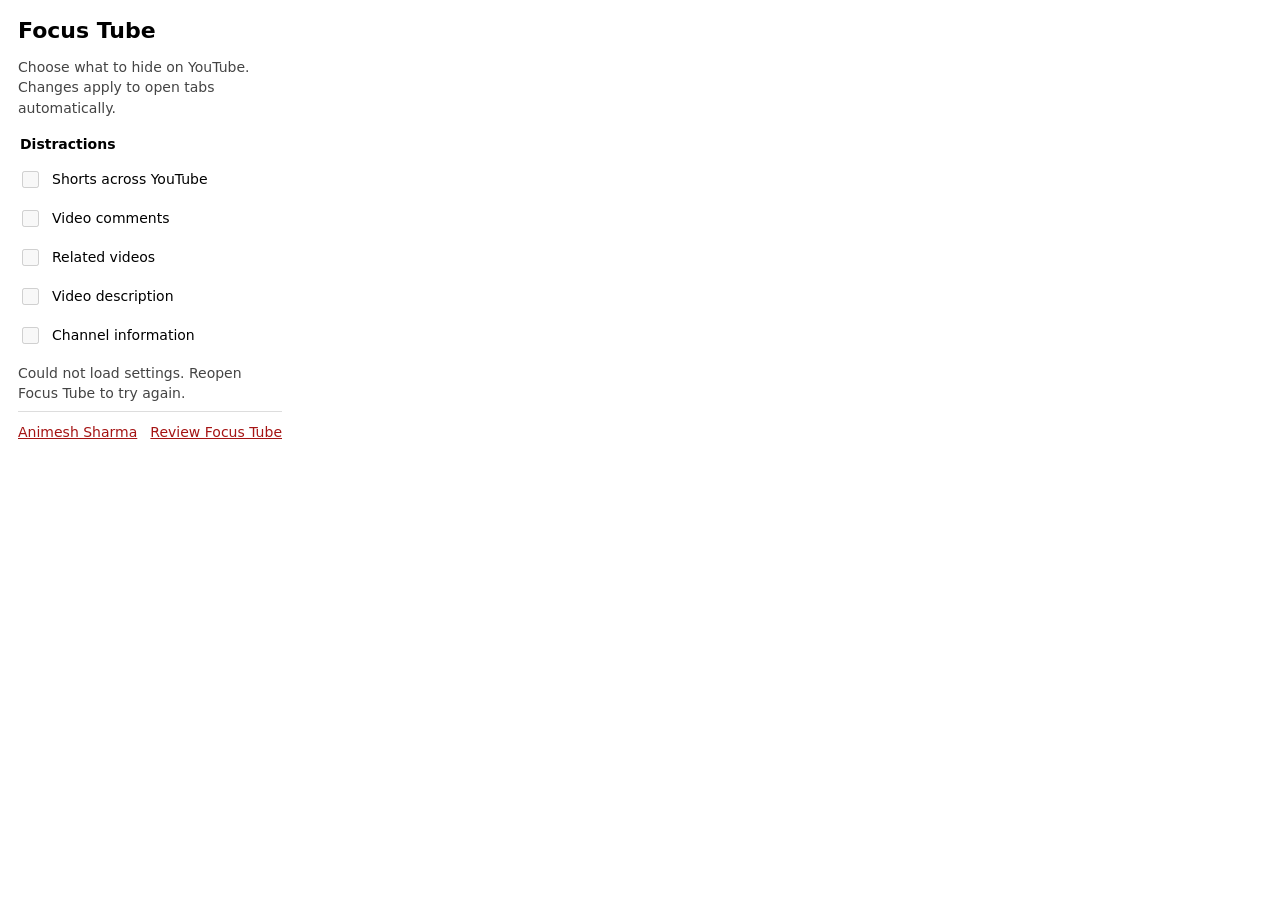
<file: popup.html>
<!doctype html>
<html lang="en">
<head>
  <meta charset="utf-8">
  <meta name="viewport" content="width=device-width, initial-scale=1">
  <title>Focus Tube</title>
  <link rel="stylesheet" href="popup.css">
</head>
<body>
  <main>
    <h1>Focus Tube</h1>
    <p>Choose what to hide on YouTube. Changes apply to open tabs automatically.</p>
    <fieldset>
      <legend>Distractions</legend>
      <label><input type="checkbox" name="shorts" disabled> Shorts across YouTube</label>
      <label><input type="checkbox" name="comments" disabled> Video comments</label>
      <label><input type="checkbox" name="recommendations" disabled> Related videos</label>
      <label><input type="checkbox" name="description" disabled> Video description</label>
      <label><input type="checkbox" name="channelInfo" disabled> Channel information</label>
    </fieldset>
    <p id="status" role="status" aria-live="polite"></p>
    <footer>
      <a href="https://www.animesh.cc/" target="_blank" rel="noopener noreferrer">Animesh Sharma</a>
      <a href="https://chromewebstore.google.com/detail/idohimhijfbbnnbmfefaacabnjkbooeo/reviews" target="_blank" rel="noopener noreferrer">Review Focus Tube</a>
    </footer>
  </main>
  <script src="settings.js"></script>
  <script src="popup.js"></script>
</body>
</html>
</file>
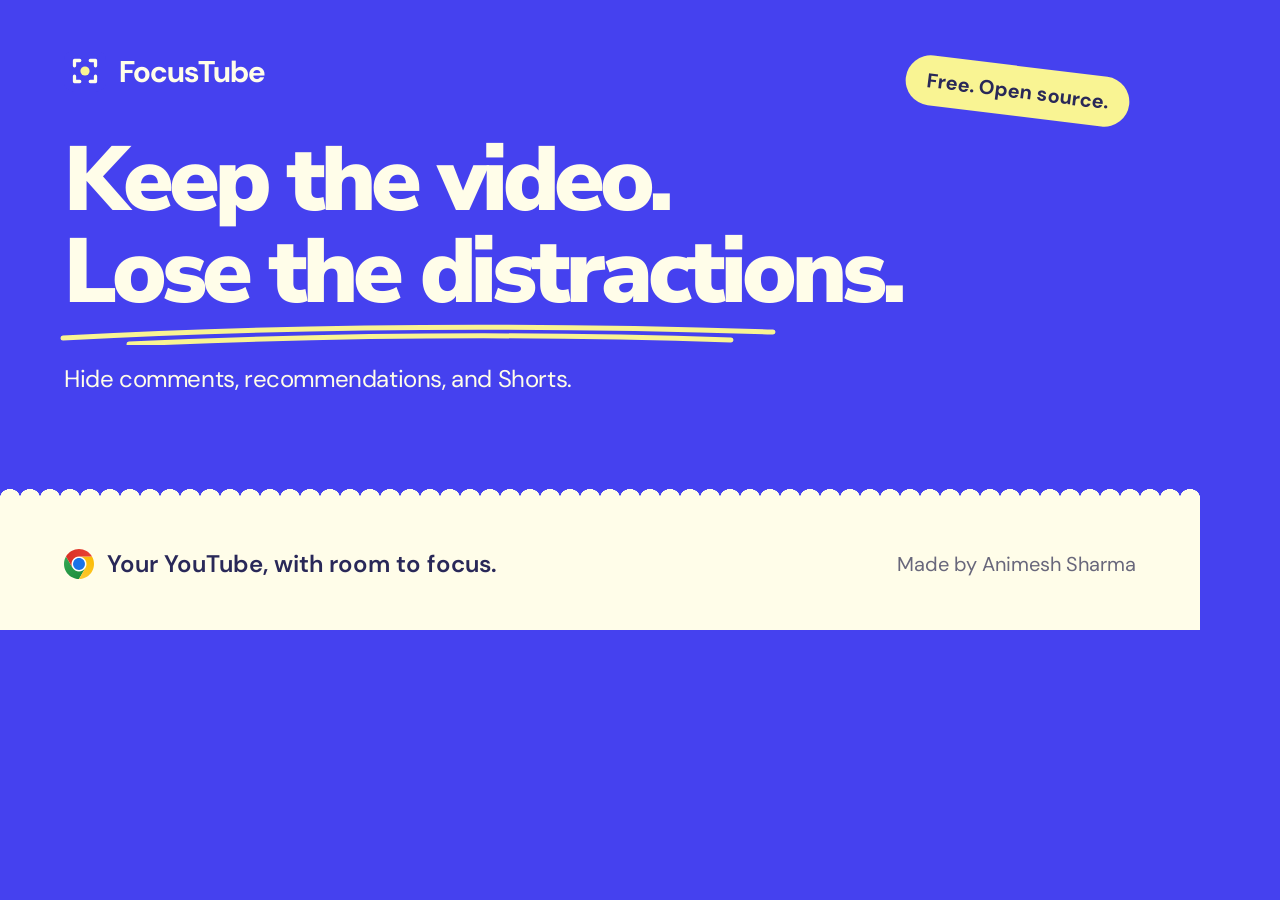
<file: scripts/social-card.html>
<!doctype html>
<html lang="en">
  <head>
    <meta charset="utf-8" />
    <title>FocusTube social card artwork</title>
    <link
      href="https://fonts.googleapis.com/css2?family=DM+Sans:wght@500;600;700&family=Nunito+Sans:opsz,wght@6..12,900;6..12,1000&display=swap"
      rel="stylesheet"
    />
    <style>
      * {
        box-sizing: border-box;
      }
      body {
        margin: 0;
        width: 1200px;
        height: 630px;
        background: #4541ef;
        color: #fffde9;
        font-family: "DM Sans", sans-serif;
        overflow: hidden;
      }
      .card {
        height: 630px;
        position: relative;
        padding: 50px 64px;
      }
      .brand {
        display: flex;
        align-items: center;
        gap: 13px;
        font-size: 30px;
        font-weight: 700;
        letter-spacing: -1px;
      }
      .brand img {
        width: 42px;
        height: 42px;
      }
      h1 {
        font-family: "Nunito Sans", sans-serif;
        font-weight: 900;
        font-size: 91px;
        line-height: 1.01;
        letter-spacing: -5px;
        margin: 43px 0 0;
        position: relative;
        z-index: 1;
      }
      .underline {
        position: absolute;
        left: 57px;
        top: 323px;
        width: 724px;
        height: 22px;
      }
      .bottom {
        position: absolute;
        bottom: 0;
        left: 0;
        width: 100%;
        height: 133px;
        background: #fffde9;
        color: #292858;
        padding: 43px 64px;
        display: flex;
        justify-content: space-between;
        align-items: center;
      }
      .bottom:before {
        content: "";
        position: absolute;
        top: -8px;
        left: 0;
        width: 100%;
        height: 9px;
        background: radial-gradient(
            10px 9px at 10px 9px,
            #fffde9 98%,
            transparent 101%
          )
          0 0/20px 9px repeat-x;
      }
      .detail {
        display: flex;
        align-items: center;
        gap: 13px;
        font-size: 24px;
        font-weight: 600;
      }
      .detail img {
        width: 30px;
        height: 30px;
      }
      .by {
        font-size: 20px;
        color: #68677b;
      }
      .free {
        position: absolute;
        right: 70px;
        top: 66px;
        background: #f9f493;
        color: #292858;
        border-radius: 100px;
        padding: 12px 21px;
        font-size: 20px;
        font-weight: 700;
        transform: rotate(7deg);
      }
      .sub {
        font-size: 24px;
        margin-top: 44px;
        letter-spacing: -0.4px;
      }
    </style>
  </head>
  <body>
    <div class="card">
      <div class="brand">
        <img src="../website/assets/focustube-icon.svg" alt="" />FocusTube
      </div>
      <div class="free">Free. Open source.</div>
      <h1>Keep the video.<br />Lose the distractions.</h1>
      <svg class="underline" viewBox="0 0 724 22" fill="none">
        <path
          d="M6 15 Q340 -3 716 9 M72 21 Q380 7 674 17"
          stroke="#f9f493"
          stroke-width="5"
          stroke-linecap="round"
        />
      </svg>
      <p class="sub">Hide comments, recommendations, and Shorts.</p>
      <div class="bottom">
        <div class="detail">
          <img src="../website/assets/chrome.svg" alt="" />Your YouTube, with
          room to focus.
        </div>
        <span class="by">Made by Animesh Sharma</span>
      </div>
    </div>
  </body>
</html>
</file>
<file: website/style.css>
@import url("https://fonts.googleapis.com/css2?family=DM+Sans:wght@400;500;600;650;700;900&family=Nunito+Sans:opsz,wght@6..12,700;6..12,800;6..12,900;6..12,1000&display=swap");
:root {
  --blue: #4541ef;
  --cream: #fffde9;
  --ink: #292858;
  --muted: #68677b;
  --yellow: #f9f493;
  --line: #e2dfd0;
}
* {
  box-sizing: border-box;
}
html {
  scroll-behavior: smooth;
  scroll-padding-top: 90px;
}
body {
  margin: 0;
  background: var(--cream);
  color: var(--ink);
  font-family: "DM Sans", sans-serif;
  font-size: 16px;
}
a {
  color: inherit;
  text-decoration: none;
}
button {
  font: inherit;
  cursor: pointer;
}
a,
button {
  -webkit-tap-highlight-color: transparent;
}
a:focus-visible,
button:focus-visible {
  outline: 3px solid #f28b59;
  outline-offset: 6px;
}
h1,
h2,
h3,
p {
  margin: 0;
}
h1,
h2,
h3 {
  font-family: "Nunito Sans", "Arial Rounded MT Bold", sans-serif;
  font-weight: 900;
  letter-spacing: -0.055em;
  line-height: 1.03;
}
h2 {
  font-size: clamp(40px, 5.2vw, 72px);
}
.skip {
  position: fixed;
  top: -100px;
  left: 20px;
  background: var(--cream);
  padding: 15px;
  z-index: 20;
}
.skip:focus {
  top: 10px;
}
.nav {
  display: flex;
  align-items: center;
  justify-content: space-between;
  padding: 24px 5%;
  background: var(--blue);
  color: var(--cream);
  gap: 20px;
}
.brand {
  display: flex;
  align-items: center;
  font-weight: 800;
  font-size: 24px;
  letter-spacing: -1px;
  gap: 9px;
}
.brand-icon {
  display: grid;
  place-items: center;
  background: var(--cream);
  color: var(--blue);
  border-radius: 9px;
  width: 31px;
  height: 29px;
  font-size: 17px;
  transform: rotate(-7deg);
}
.brand-dot {
  font-size: 10px;
  align-self: flex-start;
}
.nav nav {
  display: flex;
  gap: 30px;
  font-size: 13px;
  font-weight: 600;
}
.nav nav a:hover,
.developer-links a:hover,
footer a:hover {
  text-decoration: underline;
  text-underline-offset: 5px;
}
.button {
  display: inline-flex;
  align-items: center;
  justify-content: center;
  gap: 15px;
  padding: 20px 27px;
  border-radius: 12px;
  font-weight: 700;
  font-size: 17px;
  box-shadow: 0 5px 0 #27235e30;
  transition:
    transform 0.2s,
    box-shadow 0.2s;
}
.button:hover {
  transform: translateY(-3px);
  box-shadow: 0 8px 0 #27235e30;
}
.button svg {
  width: 23px;
  height: 23px;
  fill: none;
  stroke: currentColor;
  stroke-width: 1.8;
}
.button.small {
  font-size: 13px;
  padding: 12px 17px;
  border: 1px solid #ffffff66;
  box-shadow: none;
}
.cream {
  background: var(--cream);
  color: var(--blue);
}
.blue {
  background: var(--blue);
  color: white;
}
.button-note {
  font-weight: 500;
}
.hero {
  background: var(--blue);
  color: var(--cream);
  padding: 65px 5% 43px;
  position: relative;
  isolation: isolate;
}
.hero:before,
.reviews:before,
.closing:before {
  content: "";
  position: absolute;
  inset: 0;
  opacity: 0.045;
  pointer-events: none;
  background-image: url("data:image/svg+xml,%3Csvg viewBox='0 0 180 180' xmlns='http://www.w3.org/2000/svg'%3E%3Cfilter id='n'%3E%3CfeTurbulence type='fractalNoise' baseFrequency='.8' numOctaves='3' stitchTiles='stitch'/%3E%3C/filter%3E%3Cpath fill='white' filter='url(%23n)' opacity='.8' d='M0 0h180v180H0z'/%3E%3C/svg%3E");
  z-index: -1;
}
.hero-copy {
  text-align: center;
}
.eyebrow {
  font-size: 10px;
  font-weight: 800;
  letter-spacing: 2px;
  margin-bottom: 25px;
}
.hero h1 {
  font-size: clamp(50px, 7.6vw, 106px);
  letter-spacing: -0.06em;
}
.underlined {
  position: relative;
  color: var(--yellow);
  display: inline-block;
}
.underlined svg {
  position: absolute;
  bottom: -15px;
  left: 0;
  width: 100%;
  height: 18px;
  stroke: #f5b5d0;
  stroke-width: 4;
  fill: none;
}
.lede {
  font-size: 17px;
  line-height: 1.65;
  margin: 37px auto 28px;
  max-width: 650px;
  color: #eeedff;
}
.rating {
  display: flex;
  justify-content: center;
  align-items: center;
  gap: 10px;
  margin-top: 24px;
  font-size: 10px;
}
.rating b {
  font-weight: 600;
}
.rating > span:last-child {
  opacity: 0.75;
}
.stars {
  color: var(--yellow);
  font-size: 15px;
  letter-spacing: 2px;
}
.stars > span {
  background: linear-gradient(90deg, var(--yellow) 20%, #a09bea 20%);
  background-clip: text;
  -webkit-background-clip: text;
  color: transparent;
}
.demo-wrap {
  max-width: 1050px;
  margin: 65px auto 0;
}
.demo-heading {
  display: flex;
  align-items: center;
  justify-content: space-between;
  margin-bottom: 17px;
  padding: 0 10px;
}
.handwritten {
  font-family: Georgia, serif;
  font-style: italic;
  font-size: 20px;
  color: var(--yellow);
  transform: rotate(-4deg);
}
.segmented {
  display: flex;
  padding: 4px;
  background: #292685;
  border: 1px solid #ffffff30;
  border-radius: 30px;
}
.segmented button {
  border: 0;
  border-radius: 25px;
  background: transparent;
  color: #d8d6ff;
  padding: 10px 17px;
  font-size: 11px;
  font-weight: 700;
}
.segmented button[aria-pressed="true"] {
  background: var(--cream);
  color: var(--blue);
}
.browser {
  border: 7px solid #b8b5ff;
  border-radius: 17px;
  overflow: hidden;
  background: #fff;
  color: #171717;
  box-shadow: 0 25px 55px #17116640;
  min-height: 460px;
  transform: rotate(-1deg);
}
.browser-chrome {
  display: flex;
  align-items: center;
  justify-content: space-between;
  background: #efeff6;
  height: 34px;
  padding: 0 13px;
  color: #797988;
  font-size: 12px;
}
.traffic {
  display: flex;
  gap: 5px;
}
.traffic i {
  width: 7px;
  height: 7px;
  border-radius: 50%;
  background: #ff9c94;
}
.traffic i:nth-child(2) {
  background: #f1d17c;
}
.traffic i:nth-child(3) {
  background: #9dceaa;
}
.address {
  background: #fff;
  border-radius: 5px;
  width: 50%;
  text-align: center;
  font-size: 9px;
  padding: 4px;
}
.youtube-bar {
  display: flex;
  align-items: center;
  justify-content: space-between;
  padding: 15px 24px;
  border-bottom: 1px solid #f3f3f3;
}
.youtube-logo {
  font-size: 17px;
  color: #ef3333;
  letter-spacing: -0.8px;
}
.youtube-logo b {
  color: #202020;
  font-size: 14px;
}
.search {
  display: flex;
  justify-content: space-between;
  border: 1px solid #ddd;
  padding: 7px 14px;
  border-radius: 20px;
  width: 49%;
  color: #949494;
  font-size: 9px;
}
.user-avatar {
  border-radius: 50%;
  background: #e4daf8;
  color: #66548c;
  width: 22px;
  height: 22px;
  display: grid;
  place-items: center;
  font-size: 9px;
}
.youtube-content {
  padding: 20px 32px 25px;
  display: grid;
  grid-template-columns: 1fr 250px;
  gap: 20px;
  position: relative;
  min-height: 365px;
}
.watch {
  min-width: 0;
}
.video-art {
  aspect-ratio: 16/8.1;
  background: radial-gradient(ellipse at 70% 50%, #383e5e, #101b28 65%);
  position: relative;
  overflow: hidden;
  border-radius: 5px;
  color: #fff;
}
.video-art:after {
  content: "";
  position: absolute;
  inset: 0;
  background-image: radial-gradient(#fff8 0.6px, transparent 0.8px);
  background-size: 37px 31px;
  opacity: 0.25;
}
.planet {
  position: absolute;
  width: 46%;
  aspect-ratio: 1;
  right: 6%;
  top: 11%;
  border-radius: 50%;
  background: radial-gradient(
    circle at 32% 32%,
    #f3c4a0,
    #a07972 30%,
    #434b69 62%,
    #182133 74%
  );
  box-shadow: 0 0 40px #f6c9a520;
  transform: rotate(-25deg);
}
.orbit {
  border: 1px solid #d2bfa846;
  border-radius: 50%;
  width: 100%;
  height: 48%;
  position: absolute;
  top: 40%;
  left: 15%;
  transform: rotate(-30deg);
}
.orbit-two {
  width: 105%;
  height: 55%;
  top: 27%;
  left: 17%;
}
.video-kicker {
  position: absolute;
  left: 6%;
  top: 18%;
  font-size: 7px;
  letter-spacing: 2px;
  z-index: 1;
  color: #d4c2ad;
}
.video-title {
  position: absolute;
  left: 6%;
  top: 31%;
  font-family: Georgia, serif;
  font-size: clamp(20px, 3vw, 43px);
  line-height: 1.1;
  z-index: 1;
  letter-spacing: -1.4px;
}
.video-duration {
  position: absolute;
  bottom: 12px;
  left: 5%;
  right: 5%;
  font-size: 9px;
  z-index: 1;
  background: linear-gradient(transparent, #0006);
}
.watch h3 {
  font-family: Arial, sans-serif;
  letter-spacing: -0.4px;
  font-size: 14px;
  margin-top: 13px;
  line-height: 1.4;
}
.channel {
  display: flex;
  align-items: center;
  gap: 8px;
  font-size: 9px;
  margin-top: 8px;
}
.channel-avatar {
  font-size: 23px;
  color: #7a8289;
}
.channel small {
  display: inline-block;
  color: #888;
  font-size: 7px;
  margin-top: 3px;
}
.subscribe {
  margin-left: auto;
  background: #111;
  color: white;
  padding: 7px 10px;
  border-radius: 15px;
  font-size: 8px;
}
.recommendations {
  font-size: 10px;
}
.recommendations > div {
  display: flex;
  gap: 9px;
  margin-top: 12px;
}
.thumb {
  width: 105px;
  aspect-ratio: 1.6;
  flex-shrink: 0;
  display: grid;
  place-content: center;
  border-radius: 4px;
  font-weight: 900;
  font-size: 13px;
  text-align: center;
  line-height: 1.1;
}
.coral {
  background: #f2b09c;
}
.mint {
  background: #b5d6c6;
}
.yellow {
  background: #f0df85;
}
.recommendations p {
  font-size: 9px;
  font-weight: 600;
  padding-top: 5px;
}
.recommendations small {
  display: block;
  color: #888;
  font-size: 7px;
  margin-top: 5px;
}
.comments {
  margin-top: 25px;
  font-size: 10px;
}
.comments p {
  display: flex;
  align-items: center;
  gap: 8px;
  font-size: 9px;
  margin-top: 12px;
  color: #666;
}
.comment-avatar {
  display: grid;
  place-items: center;
  width: 20px;
  height: 20px;
  background: #f2d9b8;
  border-radius: 50%;
}
.focus-caption {
  display: none;
  text-align: center;
  align-self: center;
  color: #858195;
  font-size: 10px;
  gap: 6px;
}
.focus-caption span {
  color: var(--blue);
}
.focused .distraction {
  display: none;
}
.focused .youtube-content {
  grid-template-columns: 1fr;
  padding-left: 11%;
  padding-right: 11%;
  gap: 14px;
}
.focused .focus-caption {
  display: block;
}
.focused .video-art {
  aspect-ratio: 16/7;
}
.demo-disclaimer {
  text-align: center;
  font-size: 9px;
  color: #dfddff;
  margin-top: 22px;
}
.ticker {
  display: flex;
  justify-content: space-around;
  gap: 20px;
  padding: 35px 25px 25px;
  border-bottom: 1px solid var(--line);
  font-size: 12px;
  font-weight: 700;
  color: var(--blue);
  white-space: nowrap;
  overflow: hidden;
}
.ticker > span:nth-child(even) {
  font-size: 23px;
  line-height: 0.8;
}
.section {
  padding: 105px max(6%, calc((100vw - 1160px) / 2));
}
.features {
  text-align: center;
}
.features h2 {
  color: var(--blue);
}
.section-intro {
  font-size: 16px;
  line-height: 1.6;
  color: var(--muted);
  margin-top: 24px;
}
.feature-grid {
  display: grid;
  grid-template-columns: repeat(3, 1fr);
  gap: 30px;
  text-align: left;
  margin-top: 55px;
}
.feature-visual {
  height: 235px;
  border-radius: 10px;
  display: flex;
  align-items: center;
  justify-content: center;
  position: relative;
  overflow: hidden;
  margin-bottom: 28px;
}
.peach {
  background: #f9d4c4;
}
.lavender {
  background: #ded8fc;
}
.sage {
  background: #d9e6d4;
}
.mini-video {
  width: 65%;
  height: 50%;
  border: 5px solid #fff9;
  border-radius: 8px;
  transform: rotate(-7deg);
  background: #b87861;
  color: #fff4d9;
  display: grid;
  place-items: center;
  font-size: 35px;
  box-shadow: 0 8px 15px #9e60521c;
}
.vanishing-lines {
  position: absolute;
  bottom: 23px;
  left: 21%;
  display: flex;
  gap: 5px;
}
.vanishing-lines i {
  height: 5px;
  width: 42px;
  border-radius: 3px;
  background: #c8978160;
}
.cross-mark {
  position: absolute;
  right: 25px;
  top: 25px;
  background: var(--cream);
  border-radius: 50%;
  width: 35px;
  height: 35px;
  display: grid;
  place-items: center;
  font-size: 27px;
  transform: rotate(12deg);
  color: #9c5d48;
}
.shorts-symbol {
  font-size: 150px;
  font-weight: 900;
  color: var(--blue);
  transform: rotate(14deg);
  text-shadow: 4px 5px #ae9feb;
}
.off-tag {
  position: absolute;
  bottom: 28px;
  background: var(--cream);
  padding: 12px 15px;
  border-radius: 30px;
  font-size: 10px;
  font-weight: 700;
  display: flex;
  align-items: center;
  gap: 17px;
  transform: rotate(-5deg);
  box-shadow: 0 3px 0 #aaa0d8;
}
.off-tag i {
  height: 13px;
  width: 23px;
  background: #c1bccb;
  border-radius: 20px;
  position: relative;
}
.off-tag i:after {
  content: "";
  width: 9px;
  height: 9px;
  border-radius: 50%;
  background: white;
  position: absolute;
  left: 2px;
  top: 2px;
}
.settings-mini {
  background: var(--cream);
  padding: 18px;
  width: 78%;
  border-radius: 10px;
  transform: rotate(5deg);
  box-shadow: 0 7px 0 #afc1a7;
}
.settings-mini > span {
  display: flex;
  align-items: center;
  justify-content: space-between;
  font-size: 11px;
  font-weight: 600;
  padding: 9px 0;
}
.toggle {
  width: 30px;
  height: 17px;
  background: #d5d7d1;
  border-radius: 20px;
  position: relative;
}
.toggle:after {
  content: "";
  position: absolute;
  top: 3px;
  left: 3px;
  border-radius: 50%;
  background: white;
  width: 11px;
  height: 11px;
}
.toggle.on {
  background: var(--blue);
}
.toggle.on:after {
  left: 16px;
}
.feature-number {
  font-size: 9px;
  letter-spacing: 1.5px;
  font-weight: 700;
  color: #77728b;
}
.feature h3 {
  font-size: 25px;
  letter-spacing: -1px;
  margin: 13px 0;
  line-height: 1.15;
}
.feature p {
  font-size: 13px;
  line-height: 1.8;
  color: var(--muted);
}
.privacy {
  display: grid;
  grid-template-columns: 1fr 1fr;
  gap: 90px;
  align-items: center;
  border-top: 1px solid var(--line);
  padding-top: 80px;
  padding-bottom: 95px;
}
.privacy-art {
  background: #f4eeb7;
  border-radius: 50%;
  aspect-ratio: 1;
  max-width: 320px;
  width: 100%;
  display: flex;
  align-items: center;
  justify-content: center;
  flex-direction: column;
  justify-self: center;
  transform: rotate(-10deg);
}
.privacy-art > span {
  font-family: Georgia, serif;
  font-size: 150px;
  line-height: 1;
  color: var(--blue);
}
.privacy-art i {
  font-family: Georgia, serif;
  font-size: 21px;
  text-align: center;
  line-height: 1.2;
  color: var(--blue);
}
.privacy h2 {
  font-size: 58px;
}
.privacy p:not(.eyebrow),
.developer p:not(.eyebrow) {
  margin: 24px 0;
  font-size: 15px;
  line-height: 1.8;
  color: var(--muted);
  max-width: 430px;
}
.text-link {
  font-size: 12px;
  font-weight: 700;
  display: inline-flex;
  align-items: center;
  gap: 25px;
  border-bottom: 1px solid currentColor;
  padding-bottom: 7px;
}
.reviews {
  background: var(--blue);
  color: var(--cream);
  text-align: center;
  position: relative;
  isolation: isolate;
}
.reviews h2 {
  color: var(--yellow);
}
.review-summary {
  display: flex;
  justify-content: center;
  align-items: center;
  gap: 10px;
  margin-top: 25px;
  font-weight: 700;
  font-size: 18px;
}
.review-summary > span {
  color: var(--yellow);
}
.review-summary small {
  font-size: 10px;
  font-weight: 400;
  color: #e0deff;
}
.review-grid {
  display: grid;
  grid-template-columns: repeat(3, 1fr);
  gap: 20px;
  text-align: left;
  margin: 45px 0 35px;
}
.review-grid figure {
  margin: 0;
  border: 1px solid #ffffff50;
  background: #ffffff08;
  border-radius: 12px;
  padding: 27px 24px;
  display: flex;
  flex-direction: column;
}
.review-stars {
  color: var(--yellow);
  font-size: 17px;
  letter-spacing: 3px;
}
.review-grid blockquote {
  font-size: 18px;
  font-weight: 500;
  line-height: 1.5;
  margin: 22px 0 35px;
  letter-spacing: -0.4px;
  flex: 1;
}
.review-grid figcaption {
  display: flex;
  gap: 10px;
  align-items: center;
  font-size: 10px;
  font-weight: 600;
}
.review-grid figcaption small {
  display: block;
  font-size: 8px;
  font-weight: 400;
  margin-top: 5px;
  opacity: 0.7;
}
.review-avatar {
  height: 31px;
  width: 31px;
  display: grid;
  place-items: center;
  border-radius: 50%;
  flex-shrink: 0;
  color: #38315b;
  font-size: 13px;
}
.pink {
  background: #f5bfd8;
}
.green {
  background: #d1e9bd;
}
.purple {
  background: #c8c1fa;
}
.review-footnote {
  font-size: 9px;
  opacity: 0.65;
  margin-top: 20px;
}
.pricing {
  text-align: center;
}
.pricing h2 {
  color: var(--blue);
}
.price-card {
  max-width: 760px;
  margin: 45px auto 0;
  text-align: left;
  border: 1.5px solid var(--blue);
  border-radius: 15px;
  display: grid;
  grid-template-columns: 1fr 1fr;
  gap: 35px;
  padding: 45px;
  position: relative;
  background: #fffef4;
  box-shadow: 6px 7px 0 #e4e2b6;
}
.price-label {
  font-size: 9px;
  letter-spacing: 1.4px;
  font-weight: 700;
}
.price {
  font-family: "Nunito Sans", sans-serif;
  font-weight: 900;
  font-size: 90px;
  letter-spacing: -6px;
  color: var(--blue);
  line-height: 1.2;
  margin-top: 15px;
}
.price span {
  font-family: "DM Sans", sans-serif;
  display: block;
  font-size: 13px;
  letter-spacing: 0;
  font-weight: 600;
  margin-top: 0;
}
.price-card p {
  font-size: 13px;
  line-height: 1.7;
  color: var(--muted);
  margin-top: 20px;
}
.price-card ul {
  padding: 0;
  margin: 4px 0 25px;
  list-style: none;
  font-size: 11px;
  line-height: 2.5;
}
.price-card li:before {
  content: "✓";
  color: var(--blue);
  font-weight: 700;
  margin-right: 9px;
}
.price-card .button {
  font-size: 12px;
  padding: 16px 20px;
  display: flex;
  gap: 10px;
}
.price-flower {
  position: absolute;
  left: -22px;
  bottom: -30px;
  font-size: 90px;
  line-height: 1;
  color: #ee946c;
  transform: rotate(10deg);
}
.developer {
  border-top: 1px solid var(--line);
  display: grid;
  grid-template-columns: 0.75fr 1fr;
  gap: 90px;
  align-items: center;
  padding-top: 80px;
  padding-bottom: 90px;
}
.developer-mark {
  font-family: Georgia, serif;
  font-style: italic;
  font-size: 160px;
  background: #e8e2f7;
  color: var(--blue);
  width: 240px;
  height: 240px;
  border-radius: 50%;
  display: grid;
  place-items: center;
  justify-self: center;
  position: relative;
  transform: rotate(-10deg);
}
.developer-mark span {
  position: absolute;
  right: -5px;
  bottom: 0;
  font-size: 90px;
  color: #ec9b79;
  font-style: normal;
}
.developer h2 {
  font-size: 48px;
}
.developer .eyebrow {
  font-size: 8px;
}
.developer-links {
  display: flex;
  gap: 22px;
  font-weight: 700;
  font-size: 11px;
  margin-bottom: 28px;
}
.coffee {
  display: inline-flex;
  gap: 13px;
  align-items: center;
  border: 1px solid #d6c964;
  border-radius: 8px;
  background: #fff4a5;
  padding: 12px 17px;
  font-weight: 700;
  font-size: 12px;
  transition: transform 0.2s;
}
.coffee:hover {
  transform: rotate(-2deg);
}
.coffee > span:first-child {
  font-size: 19px;
}
.coffee-note {
  display: block;
  margin-top: 10px;
  font-size: 9px;
  color: var(--muted);
}
.closing {
  text-align: center;
  position: relative;
  isolation: isolate;
  background: var(--blue);
  color: var(--cream);
  padding: 80px 20px 90px;
}
.closing h2 {
  font-size: clamp(50px, 6.7vw, 90px);
  margin-bottom: 32px;
  position: relative;
  display: inline-block;
}
.closing > .button {
  display: flex;
  width: max-content;
  margin: 0 auto;
}
.closing .closing-spark {
  font-size: 70px;
  color: var(--yellow);
  position: absolute;
  right: -80px;
  top: 10px;
  transform: rotate(10deg);
}
footer {
  padding: 40px 5% 25px;
  display: flex;
  align-items: center;
  flex-wrap: wrap;
  justify-content: space-between;
  gap: 25px;
}
footer .brand {
  font-size: 20px;
}
footer .brand-icon {
  background: var(--blue);
  color: var(--cream);
}
footer p {
  font-size: 10px;
  color: var(--muted);
}
footer > div {
  display: flex;
  gap: 25px;
  font-size: 10px;
  font-weight: 600;
}
footer > small {
  width: 100%;
  font-size: 8px;
  color: var(--muted);
  border-top: 1px solid var(--line);
  padding-top: 20px;
}
@media (min-width: 1500px) {
  .hero {
    padding-top: 80px;
  }
  .hero h1 {
    font-size: 114px;
  }
  .demo-wrap {
    margin-top: 75px;
  }
}
@media (max-width: 900px) {
  .nav nav {
    gap: 18px;
    font-size: 11px;
  }
  .nav .brand {
    font-size: 21px;
  }
  .hero {
    padding-top: 50px;
  }
  .hero h1 {
    font-size: clamp(55px, 7.6vw, 75px);
  }
  .lede {
    font-size: 15px;
  }
  .section {
    padding: 75px 6%;
  }
  .feature-grid {
    gap: 18px;
  }
  .feature-visual {
    height: 180px;
  }
  .feature h3 {
    font-size: 23px;
  }
  .privacy,
  .developer {
    gap: 40px;
  }
  .privacy h2 {
    font-size: 46px;
  }
  .review-grid {
    gap: 12px;
  }
  .review-grid figure {
    padding: 24px 17px;
  }
  .review-grid blockquote {
    font-size: 16px;
  }
  .review-grid figcaption {
    font-size: 8px;
  }
  .developer h2 {
    font-size: 40px;
  }
  .developer-mark {
    width: 190px;
    height: 190px;
  }
  .youtube-content {
    grid-template-columns: 1fr 180px;
  }
  .thumb {
    width: 80px;
  }
  .rating {
    flex-wrap: wrap;
  }
  .closing .closing-spark {
    right: -50px;
    font-size: 45px;
  }
  .ticker {
    font-size: 10px;
  }
  .ticker > span:last-child {
    display: none;
  }
}
@media (max-width: 600px) {
  .nav {
    padding: 20px 6%;
    gap: 10px;
  }
  .nav nav {
    display: none;
  }
  .nav .brand {
    font-size: 21px;
  }
  .nav .button.small {
    padding: 10px 12px;
    font-size: 10px;
  }
  .hero {
    padding: 43px 5% 30px;
  }
  .eyebrow {
    font-size: 8px;
    letter-spacing: 1.5px;
    margin-bottom: 22px;
  }
  .hero h1 {
    font-size: clamp(41px, 10.6vw, 64px);
  }
  .underlined svg {
    bottom: -11px;
    height: 13px;
  }
  .lede {
    font-size: 13px;
    line-height: 1.75;
    margin-top: 29px;
    padding: 0 12px;
  }
  .desktop {
    display: none;
  }
  .button {
    font-size: 14px;
    padding: 17px 22px;
    gap: 9px;
  }
  .button-note {
    margin-left: -4px;
  }
  .rating {
    gap: 7px;
    font-size: 9px;
    margin-top: 23px;
  }
  .rating > span:last-child {
    width: 100%;
    font-size: 8px;
  }
  .demo-wrap {
    margin-top: 43px;
  }
  .demo-heading {
    padding: 0;
    margin-bottom: 11px;
    gap: 10px;
  }
  .handwritten {
    font-size: 13px;
    max-width: 100px;
  }
  .segmented {
    padding: 3px;
  }
  .segmented button {
    font-size: 9px;
    padding: 9px 10px;
  }
  .browser {
    border-width: 4px;
    border-radius: 10px;
    min-height: 260px;
  }
  .browser-chrome {
    height: 23px;
    padding: 0 8px;
  }
  .traffic {
    gap: 3px;
  }
  .traffic i {
    height: 5px;
    width: 5px;
  }
  .address {
    font-size: 6px;
    padding: 3px;
  }
  .youtube-bar {
    padding: 10px 12px;
  }
  .youtube-logo {
    font-size: 13px;
  }
  .youtube-logo b {
    font-size: 10px;
  }
  .search {
    font-size: 6px;
    padding: 5px 8px;
    width: 50%;
    white-space: nowrap;
    overflow: hidden;
  }
  .user-avatar {
    height: 16px;
    width: 16px;
    font-size: 7px;
  }
  .focused .youtube-content {
    padding: 13px 6% 17px;
    gap: 11px;
    min-height: 190px;
  }
  .focused .video-art {
    aspect-ratio: 16/8.5;
  }
  .video-kicker {
    font-size: 4px;
    letter-spacing: 1px;
  }
  .video-title {
    font-size: 24px;
    letter-spacing: -0.7px;
  }
  .video-duration {
    font-size: 5px;
    bottom: 7px;
  }
  .watch h3 {
    font-size: 10px;
    margin-top: 9px;
  }
  .channel {
    font-size: 6px;
    gap: 5px;
    margin-top: 4px;
  }
  .channel-avatar {
    font-size: 19px;
  }
  .channel small {
    font-size: 5px;
  }
  .subscribe {
    font-size: 6px;
    padding: 5px 7px;
  }
  .focus-caption {
    font-size: 7px;
  }
  .youtube-content {
    padding: 13px 10px;
    grid-template-columns: 1fr 85px;
    gap: 8px;
    min-height: 240px;
  }
  .recommendations {
    font-size: 7px;
  }
  .recommendations > div {
    display: block;
    margin-top: 7px;
  }
  .thumb {
    width: 100%;
    height: 38px;
    aspect-ratio: auto;
    font-size: 8px;
  }
  .recommendations p {
    font-size: 5px;
    padding-top: 4px;
  }
  .recommendations small {
    display: none;
  }
  .comments {
    font-size: 7px;
    margin-top: 15px;
  }
  .comments p {
    font-size: 6px;
    gap: 5px;
    margin-top: 8px;
  }
  .comment-avatar {
    height: 14px;
    width: 14px;
  }
  .demo-disclaimer {
    font-size: 7px;
    line-height: 1.5;
  }
  .ticker {
    padding: 28px 15px 20px;
    font-size: 9px;
    gap: 15px;
  }
  .ticker > span:nth-child(3) {
    max-width: 145px;
    white-space: normal;
  }
  .ticker > span:nth-child(4) {
    display: none;
  }
  .section {
    padding: 65px 7%;
  }
  h2 {
    font-size: 36px;
  }
  .section-intro {
    font-size: 13px;
    margin-top: 20px;
  }
  .feature-grid {
    grid-template-columns: 1fr;
    gap: 37px;
    margin-top: 35px;
  }
  .feature-visual {
    height: 230px;
    margin-bottom: 21px;
  }
  .feature h3 {
    font-size: 27px;
  }
  .feature p {
    font-size: 13px;
  }
  .feature-number {
    font-size: 8px;
  }
  .privacy {
    grid-template-columns: 1fr;
    gap: 38px;
  }
  .privacy-art {
    width: 200px;
  }
  .privacy-art > span {
    font-size: 105px;
  }
  .privacy-art i {
    font-size: 16px;
  }
  .privacy h2 {
    font-size: 43px;
  }
  .privacy p:not(.eyebrow),
  .developer p:not(.eyebrow) {
    font-size: 13px;
    margin: 20px 0;
  }
  .review-summary {
    flex-wrap: wrap;
    font-size: 18px;
    gap: 8px;
  }
  .review-summary small {
    width: 100%;
    font-size: 9px;
  }
  .review-grid {
    grid-template-columns: 1fr;
    gap: 15px;
    margin-top: 32px;
  }
  .review-grid figure {
    padding: 25px;
  }
  .review-grid blockquote {
    font-size: 21px;
    margin: 20px 0 28px;
  }
  .review-grid figcaption {
    font-size: 10px;
  }
  .review-grid figcaption small {
    font-size: 8px;
  }
  .review-footnote {
    font-size: 8px;
    line-height: 1.6;
  }
  .text-link {
    font-size: 11px;
  }
  .price-card {
    grid-template-columns: 1fr;
    padding: 30px;
    gap: 25px;
    margin-top: 30px;
  }
  .price {
    font-size: 83px;
  }
  .price-card p br {
    display: none;
  }
  .price-card p {
    font-size: 12px;
  }
  .price-card ul {
    font-size: 12px;
  }
  .price-card .button {
    font-size: 13px;
  }
  .price-flower {
    font-size: 65px;
    bottom: -24px;
    left: -16px;
  }
  .developer {
    grid-template-columns: 1fr;
    gap: 35px;
  }
  .developer-mark {
    width: 160px;
    height: 160px;
    font-size: 125px;
  }
  .developer-mark span {
    font-size: 70px;
  }
  .developer h2 {
    font-size: 39px;
  }
  .developer-links {
    gap: 20px;
    font-size: 10px;
  }
  .closing {
    padding: 65px 6%;
  }
  .closing h2 {
    font-size: 45px;
    margin-bottom: 28px;
  }
  .closing .closing-spark {
    font-size: 25px;
    right: -24px;
    top: 4px;
  }
  footer {
    padding: 32px 7% 23px;
    gap: 22px;
  }
  footer p {
    width: 100%;
    order: 2;
    font-size: 9px;
  }
  footer > div {
    font-size: 9px;
    gap: 15px;
  }
  footer > small {
    order: 3;
    line-height: 1.5;
  }
  .price-label {
    font-size: 8px;
  }
}
@media (prefers-reduced-motion: reduce) {
  html {
    scroll-behavior: auto;
  }
  *,
  *:before,
  *:after {
    transition: none !important;
    animation: none !important;
  }
}

/* Broad sine-wave transitions, shared top surface, and a clearer rating. */
.nav,
.hero {
  background: #4541ef;
}
.hero:before {
  display: none;
}
main {
  overflow-x: clip;
}
.section,
.hero,
.ticker {
  position: relative;
}
.section {
  padding-bottom: 135px;
}
.privacy,
.developer {
  border-top: 0;
}
.privacy {
  background: #f1f0dc;
}
.developer {
  background: #eee8fa;
}
.gratitude {
  background: var(--cream);
}
.section-wave {
  position: absolute;
  bottom: -1px;
  left: 0;
  width: 100%;
  height: 8px;
  pointer-events: none;
  overflow: hidden;
  z-index: 3;
  line-height: 0;
}
.section-wave svg {
  display: block;
  width: 100%;
  height: 100%;
  overflow: visible;
}
.section-wave path {
  fill: var(--wave-fill, var(--cream));
}
.hero {
  padding-bottom: 85px;
}
.ticker {
  display: block;
  padding: 36px 0 70px;
  border: 0;
  --wave-fill: var(--cream);
  background: #f4efbc;
  overflow: hidden;
}
.ticker-track {
  display: flex;
  align-items: center;
  width: max-content;
  gap: 55px;
  animation: marquee 28s linear infinite;
}
.ticker-track > span {
  flex-shrink: 0;
  display: block !important;
  font-size: 13px;
  max-width: none !important;
  white-space: nowrap !important;
}
.ticker-track > span:nth-child(even) {
  font-size: 26px;
}
.rating {
  display: flex;
  width: max-content;
  max-width: 100%;
  margin: 34px auto 0;
  padding: 19px 24px;
  gap: 18px;
  text-align: left;
  border: 1px solid #fff8;
  border-radius: 15px;
  background: #302aa0;
  box-shadow: 0 9px 0 #25216855;
  color: var(--cream);
  transition: transform 0.3s;
}
.rating .rating-number {
  font-family: "Nunito Sans", sans-serif;
  font-weight: 1000;
  font-size: 62px;
  line-height: 1;
  letter-spacing: -4px;
  white-space: nowrap;
}
.rating-number > span {
  font-size: 19px;
  font-weight: 600;
  letter-spacing: -1px;
  color: #d3d0ff;
  margin-left: 4px;
}
.rating .rating-details {
  display: flex;
  flex-direction: column;
  gap: 5px;
  opacity: 1;
  font-size: 11px;
  width: auto;
}
.rating .stars {
  font-size: 22px;
  line-height: 1;
  letter-spacing: 2px;
}
.rating-details > b {
  font-size: 12px;
}
.rating-details > span:last-child {
  font-size: 10px;
  color: #dfddff;
}
.rating .rating-action {
  font-size: 10px;
  opacity: 1;
  text-decoration: underline;
  text-underline-offset: 4px;
  margin-left: 15px;
  width: auto;
}
.rating:hover {
  transform: rotate(-2deg) scale(1.05);
}
.review-summary {
  font-size: 34px;
  gap: 13px;
}
.review-summary small {
  font-size: 12px;
}
.review-summary > span {
  font-size: 31px;
}
.chrome-logo {
  width: 24px;
  height: 24px;
  display: block;
  flex-shrink: 0;
}
.small .chrome-logo {
  width: 19px;
  height: 19px;
}
.price-card .chrome-logo {
  width: 20px;
  height: 20px;
}
.install {
  white-space: nowrap;
}
.gratitude {
  padding-top: 105px;
  padding-bottom: 155px;
}
.note-paper {
  position: relative;
  max-width: 850px;
  margin: auto;
  background: #fffef6;
  border: 1px solid #dcd6b9;
  border-radius: 4px;
  box-shadow: 10px 13px 0 #e9e3c5;
  padding: 64px 75px;
  transform: rotate(-2deg);
}
.note-paper:before {
  content: "";
  position: absolute;
  top: -15px;
  left: calc(50% - 70px);
  width: 140px;
  height: 30px;
  background: #cdc1ef99;
  transform: rotate(5deg);
}
.note-paper h2 {
  font-family: Georgia, serif;
  font-weight: 500;
  font-size: 43px;
  letter-spacing: -2px;
  line-height: 1.13;
  color: var(--ink);
}
.note-paper .eyebrow {
  font-size: 10px;
  color: #77708d;
}
.note-body {
  margin-top: 30px;
}
.note-body p {
  font-size: 16px;
  line-height: 1.9;
  margin-top: 19px;
  color: #514b65;
}
.note-body .note-last {
  font-weight: 700;
  color: var(--ink);
}
.note-signature {
  font-family: Georgia, serif;
  font-size: 36px;
  font-style: italic;
  color: var(--blue);
  margin-top: 28px;
  transform: rotate(-5deg);
  display: inline-block;
}
.note-signature span {
  display: block;
  font-family: "DM Sans", sans-serif;
  font-size: 10px;
  font-style: normal;
  color: #77708d;
  letter-spacing: 1px;
  margin-top: 12px;
}
.note-doodle {
  position: absolute;
  right: 35px;
  top: 20px;
  font-size: 70px;
  color: #c26064;
  transform: rotate(15deg);
}
.motion-word {
  display: inline-block;
  transform-origin: 50% 90%;
  will-change: transform, opacity;
}
.demo-wrap {
  transform: translateY(var(--demo-y, 0px)) rotate(var(--demo-rotate, 0deg));
  will-change: transform;
}
.browser {
  transition: box-shadow 0.5s;
  transform: rotate(-1deg);
}
.browser:hover {
  box-shadow: 0 40px 70px #17116670;
}
.feature {
  transition: transform 0.5s cubic-bezier(0.18, 0.8, 0.3, 1);
}
.feature:hover {
  transform: translateY(-18px) rotate(-2deg);
}
.feature-visual .mini-video {
  animation: video-float 5s ease-in-out infinite;
}
.shorts-symbol {
  animation: shorts-wobble 4s ease-in-out infinite;
}
.settings-mini {
  animation: settings-float 6s ease-in-out infinite;
}
.privacy-art {
  animation: heart-float 7s ease-in-out infinite;
}
.privacy-art > span {
  animation: heartbeat 2.2s ease-in-out infinite;
}
.developer-mark > span,
.price-flower {
  animation: flower-spin 16s linear infinite;
}
.closing .closing-spark {
  animation: flower-spin 10s linear infinite;
}
.note-doodle {
  animation: heartbeat 3s ease-in-out infinite;
}
.underlined svg {
  stroke-dasharray: 1000;
  stroke-dashoffset: 1000;
  animation: underline-draw 1.8s 0.5s cubic-bezier(0.2, 0.7, 0.2, 1) forwards;
}
.review-grid figure {
  transition:
    background 0.3s,
    box-shadow 0.3s;
}
.review-grid figure:hover {
  background: #ffffff18;
  box-shadow: 0 18px 35px #17116630;
}
.button {
  transition:
    transform 0.3s cubic-bezier(0.2, 1.8, 0.4, 1),
    box-shadow 0.3s;
  will-change: transform;
}
.button:hover {
  transform: translateY(-7px) rotate(-3deg) scale(1.04);
  box-shadow: 4px 11px 0 #27235e40;
}
.button:hover .chrome-logo {
  animation: flower-spin 1.2s cubic-bezier(0.2, 0.7, 0.3, 1);
}
@keyframes marquee {
  to {
    transform: translateX(-50%);
  }
}
@keyframes video-float {
  0%,
  100% {
    transform: translateY(6px) rotate(-10deg);
  }
  50% {
    transform: translateY(-12px) rotate(2deg);
  }
}
@keyframes shorts-wobble {
  0%,
  100% {
    transform: rotate(10deg) scale(0.95);
  }
  50% {
    transform: rotate(-12deg) scale(1.12);
  }
}
@keyframes settings-float {
  0%,
  100% {
    transform: translateY(7px) rotate(8deg);
  }
  50% {
    transform: translateY(-10px) rotate(-5deg);
  }
}
@keyframes heart-float {
  0%,
  100% {
    transform: translateY(6px) rotate(-12deg);
  }
  50% {
    transform: translateY(-18px) rotate(9deg);
  }
}
@keyframes heartbeat {
  0%,
  65%,
  100% {
    scale: 1;
  }
  15% {
    scale: 1.18;
  }
  30% {
    scale: 1.03;
  }
  45% {
    scale: 1.13;
  }
}
@keyframes flower-spin {
  to {
    rotate: 360deg;
  }
}
@keyframes underline-draw {
  to {
    stroke-dashoffset: 0;
  }
}
.reduced-motion *,
.page-hidden * {
  animation-play-state: paused !important;
}
.reduced-motion .demo-wrap {
  transform: none !important;
}
@media (max-width: 900px) {
  .section {
    padding-bottom: 110px;
  }
  .rating .rating-number {
    font-size: 55px;
  }
  .rating .rating-action {
    display: none;
  }
  .note-paper {
    padding: 55px 45px;
  }
  .note-paper h2 {
    font-size: 37px;
  }
  .note-doodle {
    right: 20px;
    top: 12px;
    font-size: 50px;
  }
}
@media (max-width: 600px) {
  .section {
    padding-bottom: 100px;
  }
  .hero {
    padding-bottom: 72px;
  }
  .section-wave {
    height: 7px;
  }
  .section-wave svg {
    width: 200%;
    max-width: none;
  }
  .rating {
    padding: 17px 16px;
    gap: 13px;
    margin-top: 28px;
    max-width: 100%;
    border-radius: 12px;
  }
  .rating .rating-number {
    font-size: 48px;
    letter-spacing: -3px;
  }
  .rating-number > span {
    font-size: 15px;
    letter-spacing: -0.5px;
  }
  .rating .rating-details {
    width: auto;
    font-size: 9px;
    gap: 6px;
  }
  .rating .stars {
    font-size: 20px;
  }
  .rating-details > b {
    font-size: 10px;
  }
  .rating-details > span:last-child {
    font-size: 8px;
  }
  .review-summary {
    font-size: 29px;
  }
  .review-summary small {
    font-size: 10px;
  }
  .review-summary > span {
    font-size: 27px;
  }
  .ticker {
    padding: 28px 0 52px;
  }
  .ticker-track {
    gap: 30px;
  }
  .ticker-track > span {
    font-size: 11px;
  }
  .ticker-track > span:nth-child(even) {
    font-size: 20px;
  }
  .install {
    font-size: 13px;
    padding: 16px 18px;
    gap: 9px;
  }
  .nav .install {
    font-size: 10px;
    padding: 10px;
    gap: 7px;
  }
  .nav .chrome-logo {
    width: 16px;
    height: 16px;
  }
  .chrome-logo {
    height: 22px;
    width: 22px;
  }
  .gratitude {
    padding: 75px 7% 105px;
  }
  .note-paper {
    padding: 44px 24px 35px;
    box-shadow: 6px 8px 0 #e9e3c5;
    transform: rotate(-1deg);
  }
  .note-paper h2 {
    font-size: 30px;
    letter-spacing: -1.3px;
  }
  .note-paper h2 br {
    display: none;
  }
  .note-body p {
    font-size: 13px;
    line-height: 1.85;
  }
  .note-paper .eyebrow {
    font-size: 8px;
  }
  .note-signature {
    font-size: 30px;
  }
  .note-doodle {
    font-size: 40px;
    top: 10px;
    right: 15px;
  }
  .developer h2 {
    font-size: 37px;
  }
}
@media (prefers-reduced-motion: reduce) {
  *,
  *:before,
  *:after {
    animation: none !important;
    transition: none !important;
    scroll-behavior: auto !important;
  }
  .motion-word {
    transform: none !important;
    opacity: 1 !important;
  }
  .demo-wrap {
    transform: none !important;
  }
  .underlined svg {
    stroke-dashoffset: 0;
  }
  .feature:hover,
  .button:hover,
  .rating:hover {
    transform: none;
  }
}

.free-label {
  font-size: 0.68em;
  border: 1px solid currentColor;
  border-radius: 5px;
  padding: 3px 6px;
  margin-left: 3px;
  letter-spacing: 0.3px;
}
.rating-number {
  font-variant-numeric: tabular-nums;
}

/* Two identical groups make the scrolling strip loop without a jump. */
.ticker {
  padding: 28px 0 38px;
}
.ticker-track {
  gap: 0;
  animation-duration: 34s;
}
.ticker-group {
  display: flex;
  align-items: center;
  flex-shrink: 0;
  gap: 42px;
  padding-right: 42px;
}
.ticker-item {
  font-size: 13px;
  font-weight: 600;
  line-height: 1.4;
  white-space: nowrap;
}
.ticker-dot {
  font-size: 18px;
  line-height: 1;
  opacity: 0.45;
}
@media (max-width: 600px) {
  .ticker {
    padding: 23px 0 33px;
  }
  .ticker-group {
    gap: 27px;
    padding-right: 27px;
  }
  .ticker-item {
    font-size: 11px;
  }
  .ticker-dot {
    font-size: 16px;
  }
}

/* Vector icons keep the same shape and palette on desktop and mobile. */
.ui-icon {
  display: inline-block;
  width: 1em;
  height: 1em;
  vertical-align: -0.12em;
  flex-shrink: 0;
  overflow: visible;
}
.brand-icon .ui-icon {
  width: 17px;
  height: 17px;
}
.youtube-logo > .ui-icon {
  width: 21px;
  height: 16px;
  vertical-align: -3px;
}
.address > .ui-icon {
  width: 10px;
  height: 10px;
  vertical-align: -1px;
}
.search .ui-icon {
  width: 11px;
  height: 11px;
}
.video-duration .ui-icon {
  width: 1em;
  height: 1em;
}
.review-stars,
.stars {
  display: inline-flex;
  align-items: center;
  gap: 2px;
  letter-spacing: 0;
}
.stars > .partial-star {
  display: inline-grid;
  background: none;
  color: inherit;
  opacity: 1;
  position: relative;
}
.partial-star .ui-icon {
  color: var(--yellow);
  clip-path: inset(0 80% 0 0);
  position: relative;
  z-index: 1;
}
.partial-star:before {
  content: "";
  position: absolute;
  inset: 0;
  background: #a09bea;
  clip-path: polygon(
    50% 8%,
    63% 35%,
    92% 39%,
    71% 59%,
    76% 88%,
    50% 74%,
    24% 88%,
    29% 59%,
    8% 39%,
    37% 35%
  );
}
.privacy-art > span,
.note-doodle,
.price-flower,
.developer-mark > span,
.closing-spark {
  line-height: 1;
}
.coffee .ui-icon {
  stroke-width: 1.7;
}
@media (max-width: 900px) {
  .section-wave svg {
    width: 1440px;
    max-width: none;
  }
  .section-wave {
    height: 8px;
  }
}

/* Italic monogram with an amber pulse on the circle's upper-right edge. */
.developer-mark {
  font-family: Georgia, "Times New Roman", serif;
  font-weight: 400;
  font-style: italic;
  font-size: 160px;
  letter-spacing: -0.085em;
  transform: none;
  padding-right: 0;
}
.creator-dot {
  position: absolute;
  top: 14.645%;
  left: 85.355%;
  transform: translate(-50%, -50%);
  width: 20px;
  aspect-ratio: 1;
  border: 1px solid var(--cream);
  border-radius: 50%;
  background: #ffb000;
  box-shadow:
    0 0 0 1px var(--ink),
    0 0 10px #ffb00080,
    inset 0 0 0 1px #ffffffc7;
  isolation: isolate;
}
.creator-dot:after {
  content: "";
  position: absolute;
  inset: -1px;
  z-index: -1;
  border: 2px solid #ffb000;
  border-radius: 50%;
  animation: creator-pulse 1.8s cubic-bezier(0.16, 1, 0.3, 1) infinite;
}
@keyframes creator-pulse {
  0% {
    transform: scale(0.85);
    opacity: 0.8;
  }
  80%,
  100% {
    transform: scale(2.1);
    opacity: 0;
  }
}
.page-hidden *:before,
.page-hidden *:after {
  animation-play-state: paused !important;
}
@media (max-width: 900px) {
  .developer-mark {
    font-size: 135px;
  }
  .creator-dot {
    width: 16px;
  }
}
@media (max-width: 600px) {
  .developer-mark {
    font-size: 115px;
  }
  .creator-dot {
    width: 13px;
  }
}
.skip {
  top: 10px;
  transform: translateY(-200%);
  visibility: hidden;
}
.skip:focus {
  transform: none;
  visibility: visible;
}

.creator-monogram {
  position: relative;
  line-height: 1;
  letter-spacing: -0.06em;
  transform: translateX(-0.035em);
}
</file>
<file: popup.css>
:root { color-scheme: light dark; font: 14px system-ui, sans-serif; }
body { width: 300px; margin: 0; }
main { padding: 18px; }
h1 { margin: 0 0 8px; font-size: 22px; }
p { line-height: 1.45; color: light-dark(#444, #ccc); }
fieldset { border: 0; padding: 0; margin: 18px 0 0; }
legend { font-weight: 700; margin-bottom: 8px; }
label { display: flex; align-items: center; gap: 10px; padding: 8px 0; cursor: pointer; }
input { width: 17px; height: 17px; accent-color: #d51d1d; }
input:focus-visible, a:focus-visible { outline: 2px solid #d51d1d; outline-offset: 3px; }
#status { min-height: 1.4em; margin: 8px 0; }
footer { display: flex; justify-content: space-between; gap: 12px; border-top: 1px solid light-dark(#ddd, #555); padding-top: 12px; }
a { color: light-dark(#a51414, #ff8c8c); }
</file>
